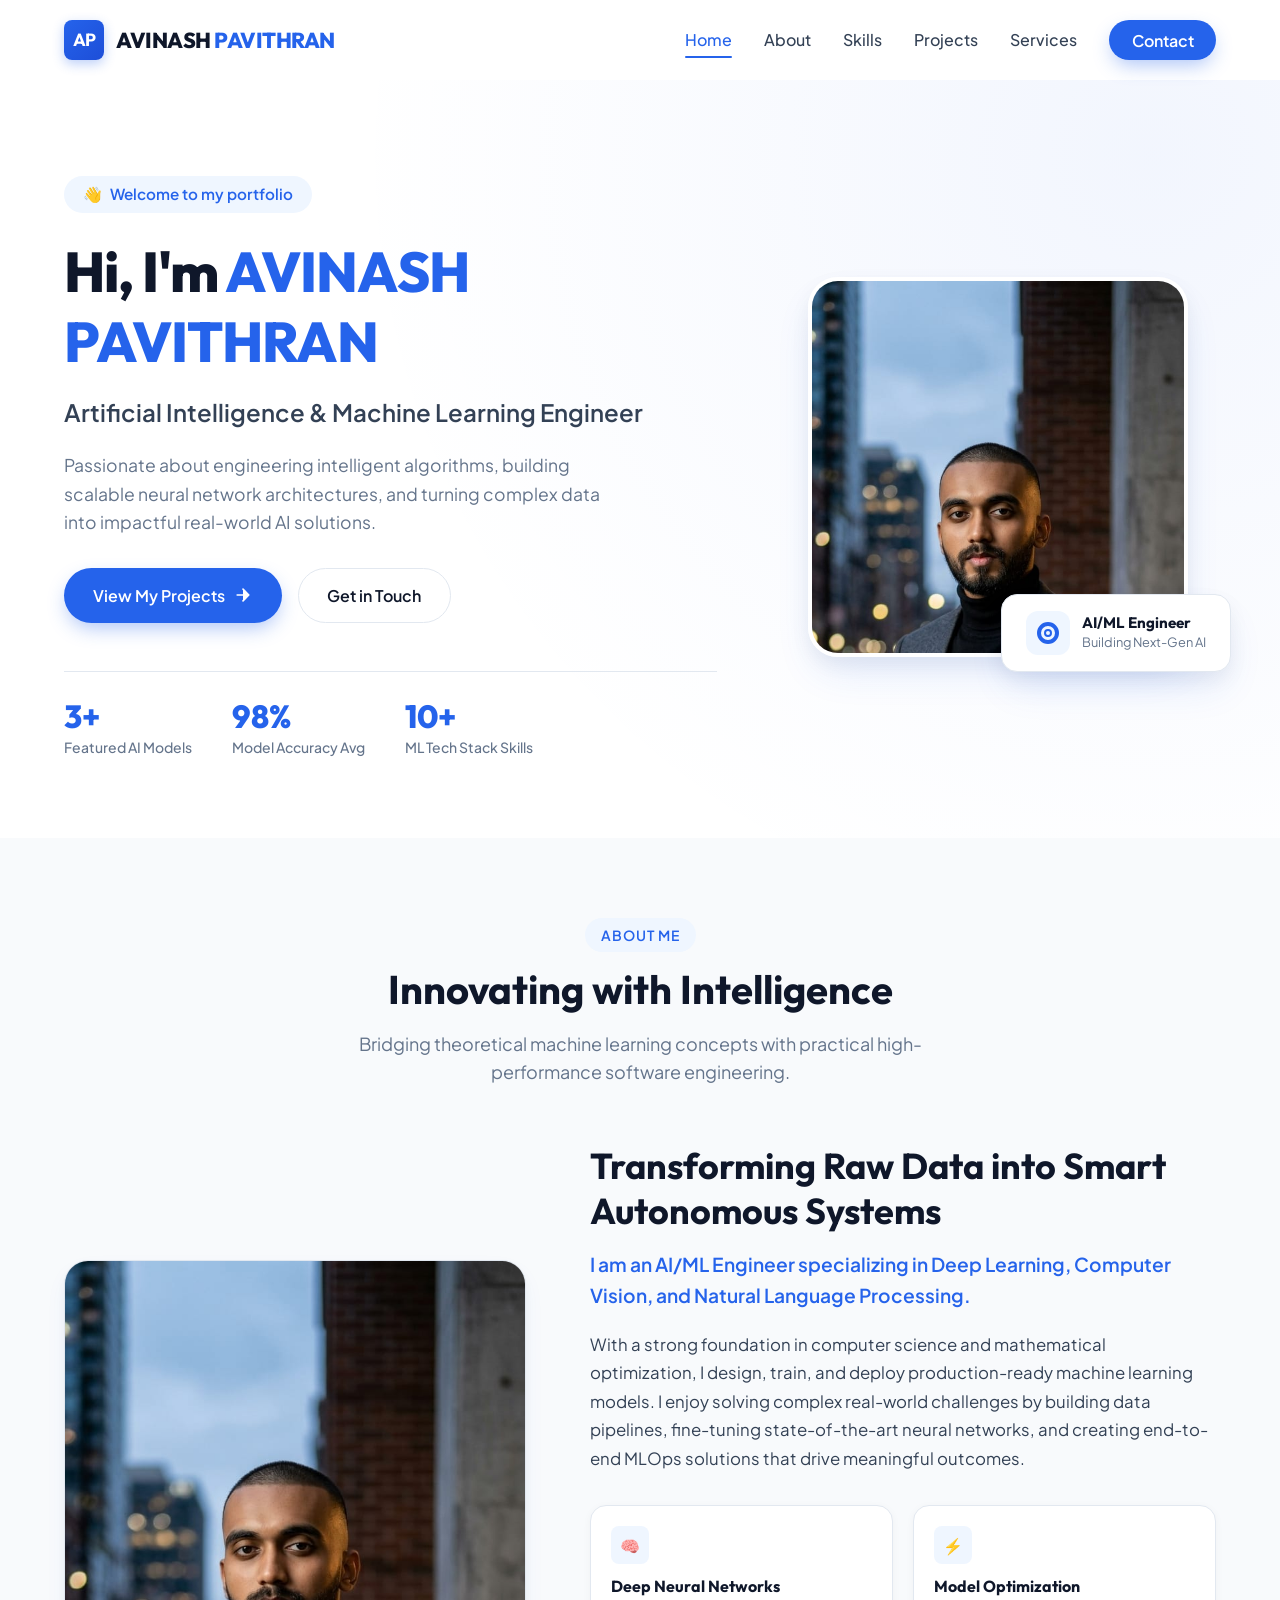
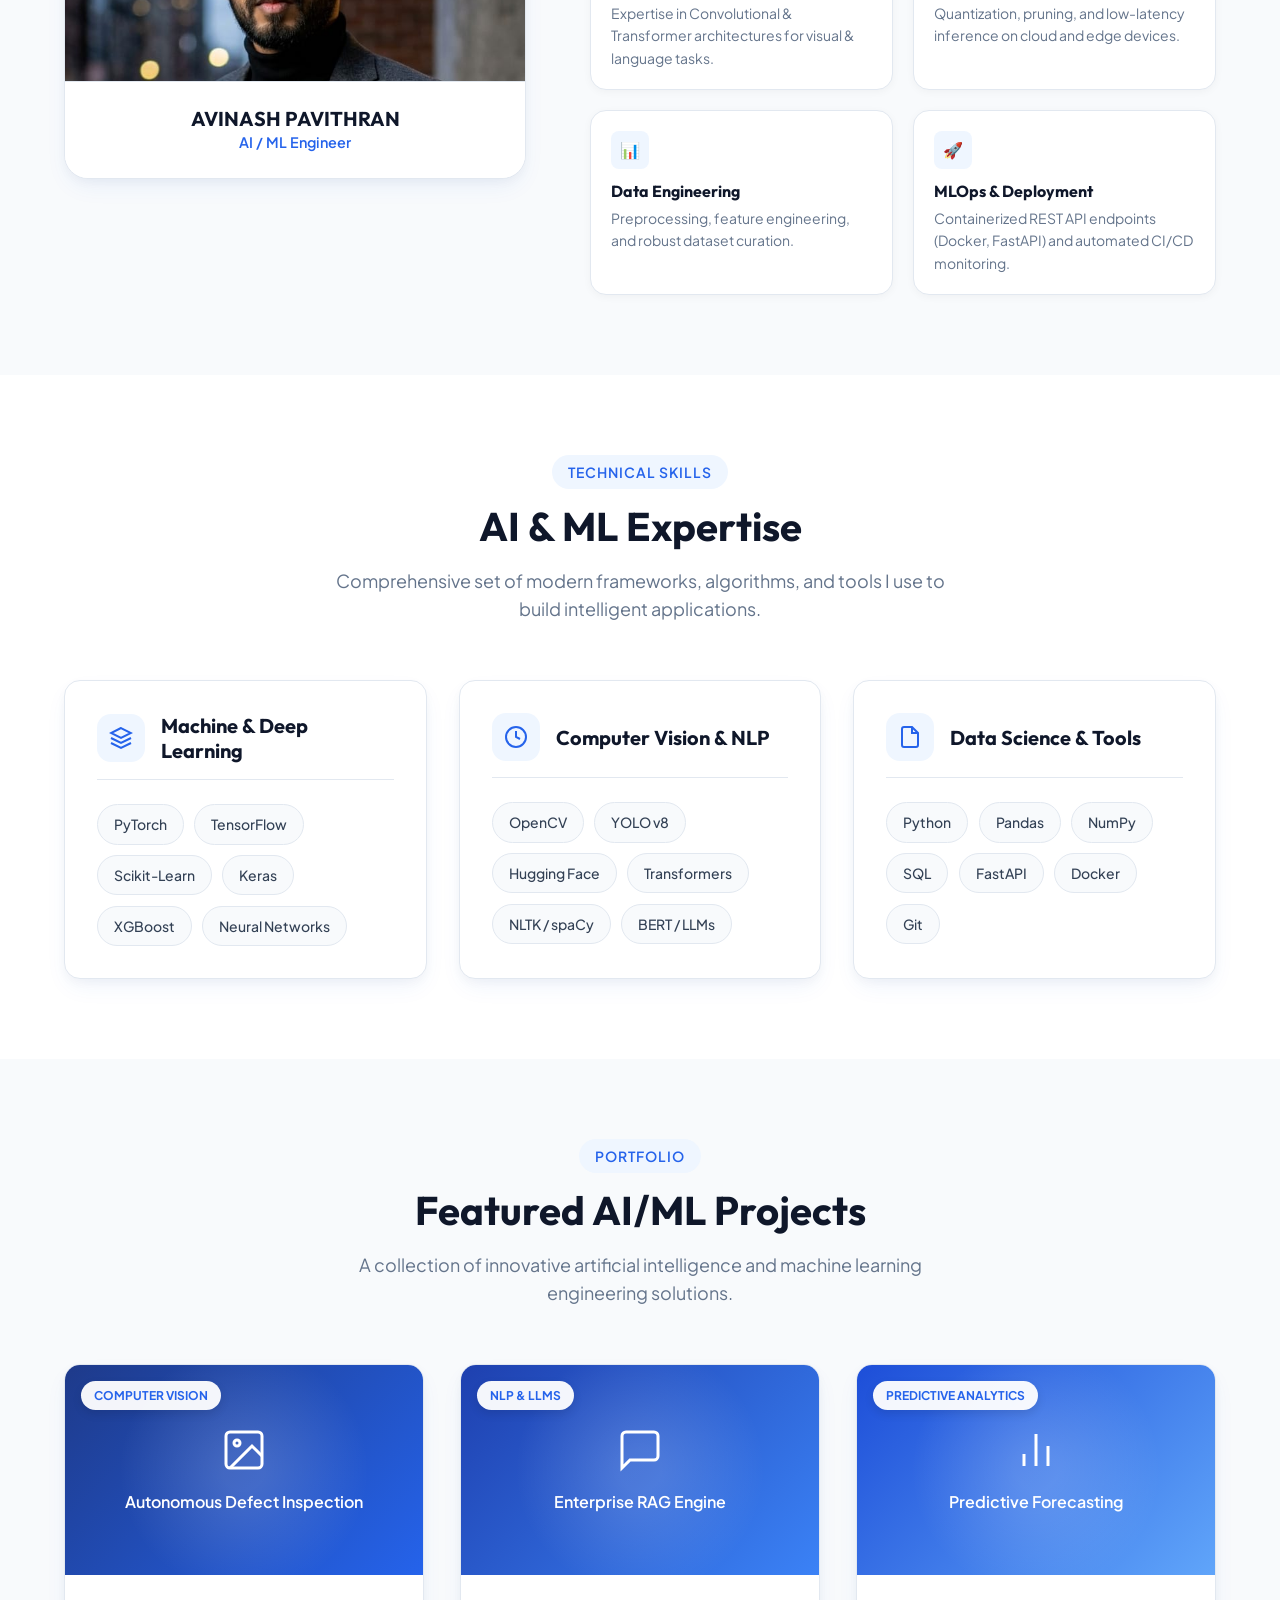
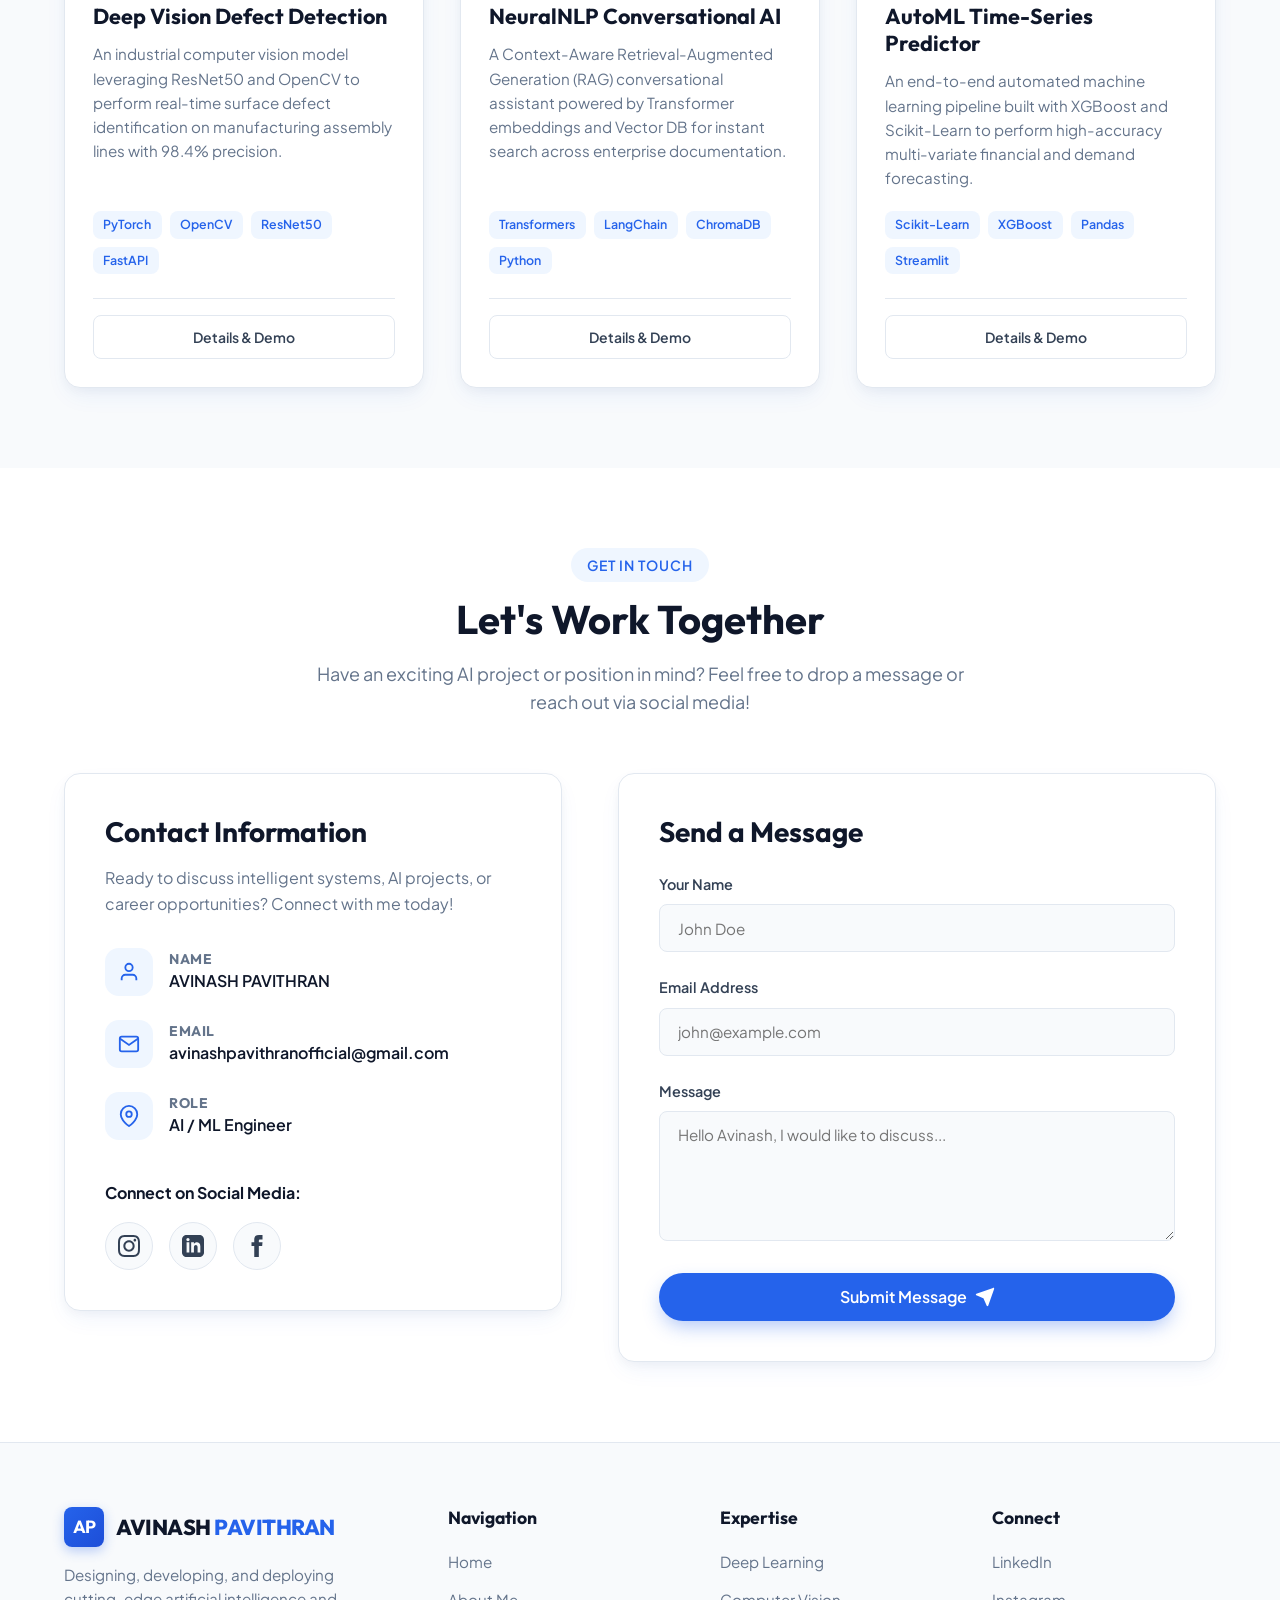
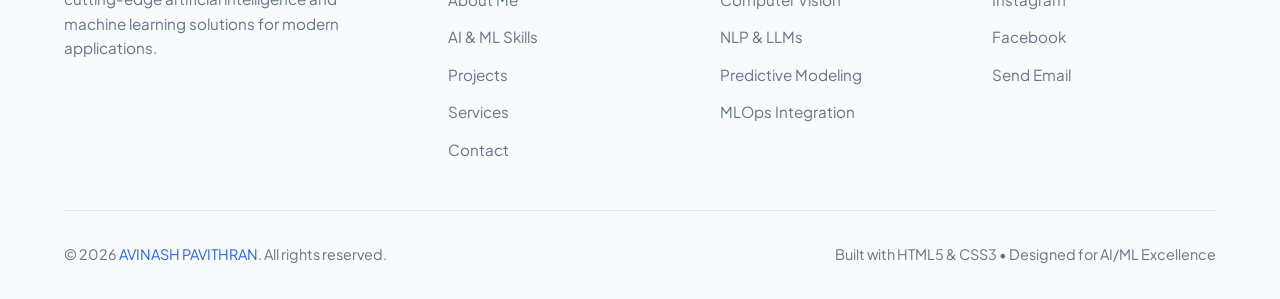
<file: index.html>
<!DOCTYPE html>
<html lang="en">
<head>
  <meta charset="UTF-8">
  <meta name="viewport" content="width=device-width, initial-scale=1.0">
  <meta name="description" content="Portfolio of AVINASH PAVITHRAN - AI/ML Engineer specializing in Deep Learning, Computer Vision, Natural Language Processing, and MLOps.">
  <title>AVINASH PAVITHRAN | AI & ML Engineer</title>
  <link rel="stylesheet" href="css/styles.css">
</head>
<body>

  <!-- ================= HEADER & NAVBAR ================= -->
  <header class="header">
    <div class="container">
      <nav class="navbar" aria-label="Main Navigation">
        <a href="index.html" class="logo">
          <div class="logo-badge">AP</div>
          <div class="logo-text">AVINASH <span>PAVITHRAN</span></div>
        </a>

        <input type="checkbox" id="menu-toggle-cb">
        <label for="menu-toggle-cb" aria-label="Toggle navigation menu">
          <div class="mobile-toggle">
            <span></span>
            <span></span>
            <span></span>
          </div>
        </label>

        <ul class="nav-menu">
          <li><a href="index.html" class="nav-link active">Home</a></li>
          <li><a href="about.html" class="nav-link">About</a></li>
          <li><a href="skills.html" class="nav-link">Skills</a></li>
          <li><a href="projects.html" class="nav-link">Projects</a></li>
          <li><a href="services.html" class="nav-link">Services</a></li>
          <li><a href="contact.html" class="nav-link nav-cta">Contact</a></li>
        </ul>
      </nav>
    </div>
  </header>

  <main>
    <!-- ================= HERO SECTION (HOME) ================= -->
    <section class="hero" id="home">
      <div class="container">
        <div class="hero-grid">
          
          <div class="hero-content">
            <div class="hero-greeting">
              <span class="hero-greeting-icon">👋</span> Welcome to my portfolio
            </div>
            
            <h1 class="hero-title">
              Hi, I'm <span>AVINASH PAVITHRAN</span>
            </h1>
            
            <div class="hero-subtitle">
              Artificial Intelligence & Machine Learning Engineer
            </div>
            
            <p class="hero-description">
              Passionate about engineering intelligent algorithms, building scalable neural network architectures, and turning complex data into impactful real-world AI solutions.
            </p>

            <div class="hero-actions">
              <a href="projects.html" class="btn btn-primary">
                View My Projects
                <svg class="btn-icon" viewBox="0 0 24 24"><path d="M5 12h14M12 5l7 7-7 7" stroke="currentColor" stroke-width="2" stroke-linecap="round" stroke-linejoin="round"/></svg>
              </a>
              <a href="contact.html" class="btn btn-secondary">Get in Touch</a>
            </div>

            <div class="hero-stats">
              <div class="stat-item">
                <h3>3+</h3>
                <p>Featured AI Models</p>
              </div>
              <div class="stat-item">
                <h3>98%</h3>
                <p>Model Accuracy Avg</p>
              </div>
              <div class="stat-item">
                <h3>10+</h3>
                <p>ML Tech Stack Skills</p>
              </div>
            </div>
          </div>

          <div class="hero-image-wrapper">
            <div class="hero-photo-container">
              <img src="images/avinash1.jpeg" alt="AVINASH PAVITHRAN - AI/ML Engineer" class="hero-photo">
            </div>
            
            <div class="hero-badge-floating">
              <div class="badge-icon-box">
                <svg width="24" height="24" viewBox="0 0 24 24" fill="none" stroke="currentColor" stroke-width="2">
                  <path d="M12 2a10 10 0 1 0 10 10A10 10 0 0 0 12 2zm0 18a8 8 0 1 1 8-8 8 8 0 0 1-8 8z"/>
                  <circle cx="12" cy="12" r="3"/>
                </svg>
              </div>
              <div class="badge-text">
                <h4>AI/ML Engineer</h4>
                <p>Building Next-Gen AI</p>
              </div>
            </div>
          </div>

        </div>
      </div>
    </section>

    <!-- ================= ABOUT SECTION ================= -->
    <section class="section section-alt" id="about">
      <div class="container">
        <div class="section-title-wrapper">
          <span class="section-badge">About Me</span>
          <h2 class="section-title">Innovating with Intelligence</h2>
          <p class="section-subtitle">Bridging theoretical machine learning concepts with practical high-performance software engineering.</p>
        </div>

        <div class="about-grid">
          <div class="about-image-card">
            <img src="images/avinash1.jpeg" alt="Avinash Pavithran Portrait">
            <div class="about-card-info">
              <h3>AVINASH PAVITHRAN</h3>
              <p>AI / ML Engineer</p>
            </div>
          </div>

          <div class="about-content">
            <h2>Transforming Raw Data into Smart Autonomous Systems</h2>
            <div class="about-intro">
              I am an AI/ML Engineer specializing in Deep Learning, Computer Vision, and Natural Language Processing.
            </div>
            <p class="about-description">
              With a strong foundation in computer science and mathematical optimization, I design, train, and deploy production-ready machine learning models. I enjoy solving complex real-world challenges by building data pipelines, fine-tuning state-of-the-art neural networks, and creating end-to-end MLOps solutions that drive meaningful outcomes.
            </p>

            <div class="about-features">
              <div class="feature-box">
                <div class="feature-icon">🧠</div>
                <h4>Deep Neural Networks</h4>
                <p>Expertise in Convolutional & Transformer architectures for visual & language tasks.</p>
              </div>
              
              <div class="feature-box">
                <div class="feature-icon">⚡</div>
                <h4>Model Optimization</h4>
                <p>Quantization, pruning, and low-latency inference on cloud and edge devices.</p>
              </div>

              <div class="feature-box">
                <div class="feature-icon">📊</div>
                <h4>Data Engineering</h4>
                <p>Preprocessing, feature engineering, and robust dataset curation.</p>
              </div>

              <div class="feature-box">
                <div class="feature-icon">🚀</div>
                <h4>MLOps & Deployment</h4>
                <p>Containerized REST API endpoints (Docker, FastAPI) and automated CI/CD monitoring.</p>
              </div>
            </div>
          </div>
        </div>
      </div>
    </section>

    <!-- ================= SKILLS SECTION ================= -->
    <section class="section" id="skills">
      <div class="container">
        <div class="section-title-wrapper">
          <span class="section-badge">Technical Skills</span>
          <h2 class="section-title">AI & ML Expertise</h2>
          <p class="section-subtitle">Comprehensive set of modern frameworks, algorithms, and tools I use to build intelligent applications.</p>
        </div>

        <div class="skills-grid">
          
          <!-- Category 1 -->
          <div class="skill-category-card">
            <div class="skill-card-header">
              <div class="skill-card-icon">
                <svg width="24" height="24" viewBox="0 0 24 24" fill="none" stroke="currentColor" stroke-width="2"><path d="M12 2L2 7l10 5 10-5-10-5zM2 17l10 5 10-5M2 12l10 5 10-5"/></svg>
              </div>
              <h3>Machine & Deep Learning</h3>
            </div>
            <div class="skill-tags-wrapper">
              <span class="skill-tag">PyTorch</span>
              <span class="skill-tag">TensorFlow</span>
              <span class="skill-tag">Scikit-Learn</span>
              <span class="skill-tag">Keras</span>
              <span class="skill-tag">XGBoost</span>
              <span class="skill-tag">Neural Networks</span>
            </div>
          </div>

          <!-- Category 2 -->
          <div class="skill-category-card">
            <div class="skill-card-header">
              <div class="skill-card-icon">
                <svg width="24" height="24" viewBox="0 0 24 24" fill="none" stroke="currentColor" stroke-width="2"><circle cx="12" cy="12" r="10"/><path d="M12 6v6l4 2"/></svg>
              </div>
              <h3>Computer Vision & NLP</h3>
            </div>
            <div class="skill-tags-wrapper">
              <span class="skill-tag">OpenCV</span>
              <span class="skill-tag">YOLO v8</span>
              <span class="skill-tag">Hugging Face</span>
              <span class="skill-tag">Transformers</span>
              <span class="skill-tag">NLTK / spaCy</span>
              <span class="skill-tag">BERT / LLMs</span>
            </div>
          </div>

          <!-- Category 3 -->
          <div class="skill-category-card">
            <div class="skill-card-header">
              <div class="skill-card-icon">
                <svg width="24" height="24" viewBox="0 0 24 24" fill="none" stroke="currentColor" stroke-width="2"><path d="M14 2H6a2 2 0 0 0-2 2v16a2 2 0 0 0 2 2h12a2 2 0 0 0 2-2V8z"/><polyline points="14 2 14 8 20 8"/></svg>
              </div>
              <h3>Data Science & Tools</h3>
            </div>
            <div class="skill-tags-wrapper">
              <span class="skill-tag">Python</span>
              <span class="skill-tag">Pandas</span>
              <span class="skill-tag">NumPy</span>
              <span class="skill-tag">SQL</span>
              <span class="skill-tag">FastAPI</span>
              <span class="skill-tag">Docker</span>
              <span class="skill-tag">Git</span>
            </div>
          </div>

        </div>
      </div>
    </section>

    <!-- ================= PROJECTS SECTION ================= -->
    <section class="section section-alt" id="projects">
      <div class="container">
        <div class="section-title-wrapper">
          <span class="section-badge">Portfolio</span>
          <h2 class="section-title">Featured AI/ML Projects</h2>
          <p class="section-subtitle">A collection of innovative artificial intelligence and machine learning engineering solutions.</p>
        </div>

        <div class="projects-grid">

          <!-- Project Card 1 -->
          <article class="project-card">
            <div class="project-image-box">
              <span class="project-badge-type">Computer Vision</span>
              <div class="project-img-placeholder">
                <div>
                  <svg width="48" height="48" viewBox="0 0 24 24" fill="none" stroke="currentColor" stroke-width="1.5"><rect x="3" y="3" width="18" height="18" rx="2" ry="2"/><circle cx="8.5" cy="8.5" r="1.5"/><polyline points="21 15 16 10 5 21"/></svg>
                  <p style="font-weight: 600; margin-top: 0.5rem;">Autonomous Defect Inspection</p>
                </div>
              </div>
            </div>
            <div class="project-body">
              <h3 class="project-title">Deep Vision Defect Detection</h3>
              <p class="project-description">
                An industrial computer vision model leveraging ResNet50 and OpenCV to perform real-time surface defect identification on manufacturing assembly lines with 98.4% precision.
              </p>
              <div class="project-tech-tags">
                <span class="tech-pill">PyTorch</span>
                <span class="tech-pill">OpenCV</span>
                <span class="tech-pill">ResNet50</span>
                <span class="tech-pill">FastAPI</span>
              </div>
              <div class="project-links">
                <a href="projects.html" class="project-link-btn">Details & Demo</a>
              </div>
            </div>
          </article>

          <!-- Project Card 2 -->
          <article class="project-card">
            <div class="project-image-box">
              <span class="project-badge-type">NLP & LLMs</span>
              <div class="project-img-placeholder" style="background: linear-gradient(135deg, #1e40af, #3b82f6);">
                <div>
                  <svg width="48" height="48" viewBox="0 0 24 24" fill="none" stroke="currentColor" stroke-width="1.5"><path d="M21 15a2 2 0 0 1-2 2H7l-4 4V5a2 2 0 0 1 2-2h14a2 2 0 0 1 2 2z"/></svg>
                  <p style="font-weight: 600; margin-top: 0.5rem;">Enterprise RAG Engine</p>
                </div>
              </div>
            </div>
            <div class="project-body">
              <h3 class="project-title">NeuralNLP Conversational AI</h3>
              <p class="project-description">
                A Context-Aware Retrieval-Augmented Generation (RAG) conversational assistant powered by Transformer embeddings and Vector DB for instant search across enterprise documentation.
              </p>
              <div class="project-tech-tags">
                <span class="tech-pill">Transformers</span>
                <span class="tech-pill">LangChain</span>
                <span class="tech-pill">ChromaDB</span>
                <span class="tech-pill">Python</span>
              </div>
              <div class="project-links">
                <a href="projects.html" class="project-link-btn">Details & Demo</a>
              </div>
            </div>
          </article>

          <!-- Project Card 3 -->
          <article class="project-card">
            <div class="project-image-box">
              <span class="project-badge-type">Predictive Analytics</span>
              <div class="project-img-placeholder" style="background: linear-gradient(135deg, #1d4ed8, #60a5fa);">
                <div>
                  <svg width="48" height="48" viewBox="0 0 24 24" fill="none" stroke="currentColor" stroke-width="1.5"><line x1="18" y1="20" x2="18" y2="10"/><line x1="12" y1="20" x2="12" y2="4"/><line x1="6" y1="20" x2="6" y2="14"/></svg>
                  <p style="font-weight: 600; margin-top: 0.5rem;">Predictive Forecasting</p>
                </div>
              </div>
            </div>
            <div class="project-body">
              <h3 class="project-title">AutoML Time-Series Predictor</h3>
              <p class="project-description">
                An end-to-end automated machine learning pipeline built with XGBoost and Scikit-Learn to perform high-accuracy multi-variate financial and demand forecasting.
              </p>
              <div class="project-tech-tags">
                <span class="tech-pill">Scikit-Learn</span>
                <span class="tech-pill">XGBoost</span>
                <span class="tech-pill">Pandas</span>
                <span class="tech-pill">Streamlit</span>
              </div>
              <div class="project-links">
                <a href="projects.html" class="project-link-btn">Details & Demo</a>
              </div>
            </div>
          </article>

        </div>
      </div>
    </section>

    <!-- ================= CONTACT SECTION ================= -->
    <section class="section" id="contact">
      <div class="container">
        <div class="section-title-wrapper">
          <span class="section-badge">Get In Touch</span>
          <h2 class="section-title">Let's Work Together</h2>
          <p class="section-subtitle">Have an exciting AI project or position in mind? Feel free to drop a message or reach out via social media!</p>
        </div>

        <div class="contact-grid">
          
          <!-- Contact Info & Socials -->
          <div class="contact-info-card">
            <h3>Contact Information</h3>
            <p>Ready to discuss intelligent systems, AI projects, or career opportunities? Connect with me today!</p>

            <div class="contact-item-list">
              <div class="contact-item">
                <div class="contact-icon-box">
                  <svg width="22" height="22" viewBox="0 0 24 24" fill="none" stroke="currentColor" stroke-width="2"><path d="M20 21v-2a4 4 0 0 0-4-4H8a4 4 0 0 0-4 4v2"/><circle cx="12" cy="7" r="4"/></svg>
                </div>
                <div class="contact-details">
                  <h4>Name</h4>
                  <p>AVINASH PAVITHRAN</p>
                </div>
              </div>

              <div class="contact-item">
                <div class="contact-icon-box">
                  <svg width="22" height="22" viewBox="0 0 24 24" fill="none" stroke="currentColor" stroke-width="2"><path d="M4 4h16c1.1 0 2 .9 2 2v12c0 1.1-.9 2-2 2H4c-1.1 0-2-.9-2-2V6c0-1.1.9-2 2-2z"/><polyline points="22,6 12,13 2,6"/></svg>
                </div>
                <div class="contact-details">
                  <h4>Email</h4>
                  <a href="mailto:avinashpavithranofficial@gmail.com">avinashpavithranofficial@gmail.com</a>
                </div>
              </div>

              <div class="contact-item">
                <div class="contact-icon-box">
                  <svg width="22" height="22" viewBox="0 0 24 24" fill="none" stroke="currentColor" stroke-width="2"><path d="M21 10c0 7-9 13-9 13s-9-6-9-13a9 9 0 0 1 18 0z"/><circle cx="12" cy="10" r="3"/></svg>
                </div>
                <div class="contact-details">
                  <h4>Role</h4>
                  <p>AI / ML Engineer</p>
                </div>
              </div>
            </div>

            <!-- Social Media Logos -->
            <div class="social-section-title">Connect on Social Media:</div>
            <div class="social-links">
              <!-- Instagram -->
              <a href="https://www.instagram.com/avinashpavithran?igsh=MXVvcWh1ZXNhcXJsbg==" target="_blank" rel="noopener noreferrer" class="social-btn instagram" aria-label="Instagram Profile">
                <svg viewBox="0 0 24 24">
                  <path d="M12 2.163c3.204 0 3.584.012 4.85.07 3.252.148 4.771 1.691 4.919 4.919.058 1.265.069 1.645.069 4.849 0 3.205-.012 3.584-.069 4.849-.149 3.225-1.664 4.771-4.919 4.919-1.266.058-1.644.07-4.85.07-3.204 0-3.584-.012-4.849-.07-3.26-.149-4.771-1.699-4.919-4.92-.058-1.265-.07-1.644-.07-4.849 0-3.204.013-3.583.07-4.849.149-3.227 1.664-4.771 4.919-4.919 1.266-.057 1.645-.069 4.849-.069zm0-2.163c-3.259 0-3.667.014-4.947.072-4.358.2-6.78 2.618-6.98 6.98-.059 1.281-.073 1.689-.073 4.948 0 3.259.014 3.668.072 4.948.2 4.358 2.618 6.78 6.98 6.98 1.281.058 1.689.072 4.948.072 3.259 0 3.668-.014 4.948-.072 4.354-.2 6.782-2.618 6.979-6.98.059-1.28.073-1.689.073-4.948 0-3.259-.014-3.667-.072-4.947-.196-4.354-2.617-6.78-6.979-6.98-1.281-.059-1.69-.073-4.949-.073zm0 5.838c-3.403 0-6.162 2.759-6.162 6.162s2.759 6.163 6.162 6.163 6.162-2.759 6.162-6.163c0-3.403-2.759-6.162-6.162-6.162zm0 10.162c-2.209 0-4-1.79-4-4 0-2.209 1.791-4 4-4s4 1.791 4 4c0 2.21-1.791 4-4 4zm6.406-11.845c-.796 0-1.441.645-1.441 1.44s.645 1.44 1.441 1.44c.795 0 1.439-.645 1.439-1.44s-.644-1.44-1.439-1.44z"/>
                </svg>
              </a>

              <!-- LinkedIn -->
              <a href="https://www.linkedin.com/in/avinash-pavithran-248a51427?utm_source=share_via&utm_content=profile&utm_medium=member_android" target="_blank" rel="noopener noreferrer" class="social-btn linkedin" aria-label="LinkedIn Profile">
                <svg viewBox="0 0 24 24">
                  <path d="M19 0h-14c-2.761 0-5 2.239-5 5v14c0 2.761 2.239 5 5 5h14c2.762 0 5-2.239 5-5v-14c0-2.761-2.238-5-5-5zm-11 19h-3v-11h3v11zm-1.5-12.268c-.966 0-1.75-.79-1.75-1.764s.784-1.764 1.75-1.764 1.75.79 1.75 1.764-.783 1.764-1.75 1.764zm13.5 12.268h-3v-5.604c0-3.368-4-3.113-4 0v5.604h-3v-11h3v1.765c1.396-2.586 7-2.777 7 2.476v6.759z"/>
                </svg>
              </a>

              <!-- Facebook -->
              <a href="https://www.facebook.com/share/1986KY3Vfe/" target="_blank" rel="noopener noreferrer" class="social-btn facebook" aria-label="Facebook Profile">
                <svg viewBox="0 0 24 24">
                  <path d="M9 8H6v4h3v12h5V12h3.642L18 8h-4V6.333C14 5.374 14.5 5 15.5 5H18V0h-3.808C10.592 0 9 1.583 9 4.615V8z"/>
                </svg>
              </a>
            </div>
          </div>

          <!-- Contact Form -->
          <div class="contact-form-card">
            <h3>Send a Message</h3>
            <form action="#" method="POST" onsubmit="event.preventDefault(); alert('Thank you for reaching out, Avinash will get back to you soon!');">
              
              <div class="form-group">
                <label for="name" class="form-label">Your Name</label>
                <input type="text" id="name" name="name" class="form-control" placeholder="John Doe" required>
              </div>

              <div class="form-group">
                <label for="email" class="form-label">Email Address</label>
                <input type="email" id="email" name="email" class="form-control" placeholder="john@example.com" required>
              </div>

              <div class="form-group">
                <label for="message" class="form-label">Message</label>
                <textarea id="message" name="message" class="form-control" placeholder="Hello Avinash, I would like to discuss..." required></textarea>
              </div>

              <button type="submit" class="btn btn-primary form-submit-btn">
                Submit Message
                <svg class="btn-icon" viewBox="0 0 24 24"><path d="M22 2L11 13M22 2l-7 20-4-9-9-4 20-7z" stroke="currentColor" stroke-width="2" stroke-linecap="round" stroke-linejoin="round"/></svg>
              </button>

            </form>
          </div>

        </div>
      </div>
    </section>
  </main>

  <!-- ================= FOOTER ================= -->
  <footer class="footer">
    <div class="container">
      <div class="footer-grid">
        
        <div class="footer-brand">
          <a href="index.html" class="logo">
            <div class="logo-badge">AP</div>
            <div class="logo-text">AVINASH <span>PAVITHRAN</span></div>
          </a>
          <p>Designing, developing, and deploying cutting-edge artificial intelligence and machine learning solutions for modern applications.</p>
        </div>

        <div class="footer-col">
          <h4>Navigation</h4>
          <ul class="footer-links">
            <li><a href="index.html">Home</a></li>
            <li><a href="about.html">About Me</a></li>
            <li><a href="skills.html">AI & ML Skills</a></li>
            <li><a href="projects.html">Projects</a></li>
            <li><a href="services.html">Services</a></li>
            <li><a href="contact.html">Contact</a></li>
          </ul>
        </div>

        <div class="footer-col">
          <h4>Expertise</h4>
          <ul class="footer-links">
            <li><a href="skills.html">Deep Learning</a></li>
            <li><a href="skills.html">Computer Vision</a></li>
            <li><a href="skills.html">NLP & LLMs</a></li>
            <li><a href="skills.html">Predictive Modeling</a></li>
            <li><a href="skills.html">MLOps Integration</a></li>
          </ul>
        </div>

        <div class="footer-col">
          <h4>Connect</h4>
          <ul class="footer-links">
            <li><a href="https://www.linkedin.com/in/avinash-pavithran-248a51427?utm_source=share_via&utm_content=profile&utm_medium=member_android" target="_blank" rel="noopener">LinkedIn</a></li>
            <li><a href="https://www.instagram.com/avinashpavithran?igsh=MXVvcWh1ZXNhcXJsbg==" target="_blank" rel="noopener">Instagram</a></li>
            <li><a href="https://www.facebook.com/share/1986KY3Vfe/" target="_blank" rel="noopener">Facebook</a></li>
            <li><a href="contact.html">Send Email</a></li>
          </ul>
        </div>

      </div>

      <div class="footer-bottom">
        <p>&copy; 2026 <span>AVINASH PAVITHRAN</span>. All rights reserved.</p>
        <p>Built with HTML5 &amp; CSS3 • Designed for AI/ML Excellence</p>
      </div>
    </div>
  </footer>

</body>
</html>
</file>
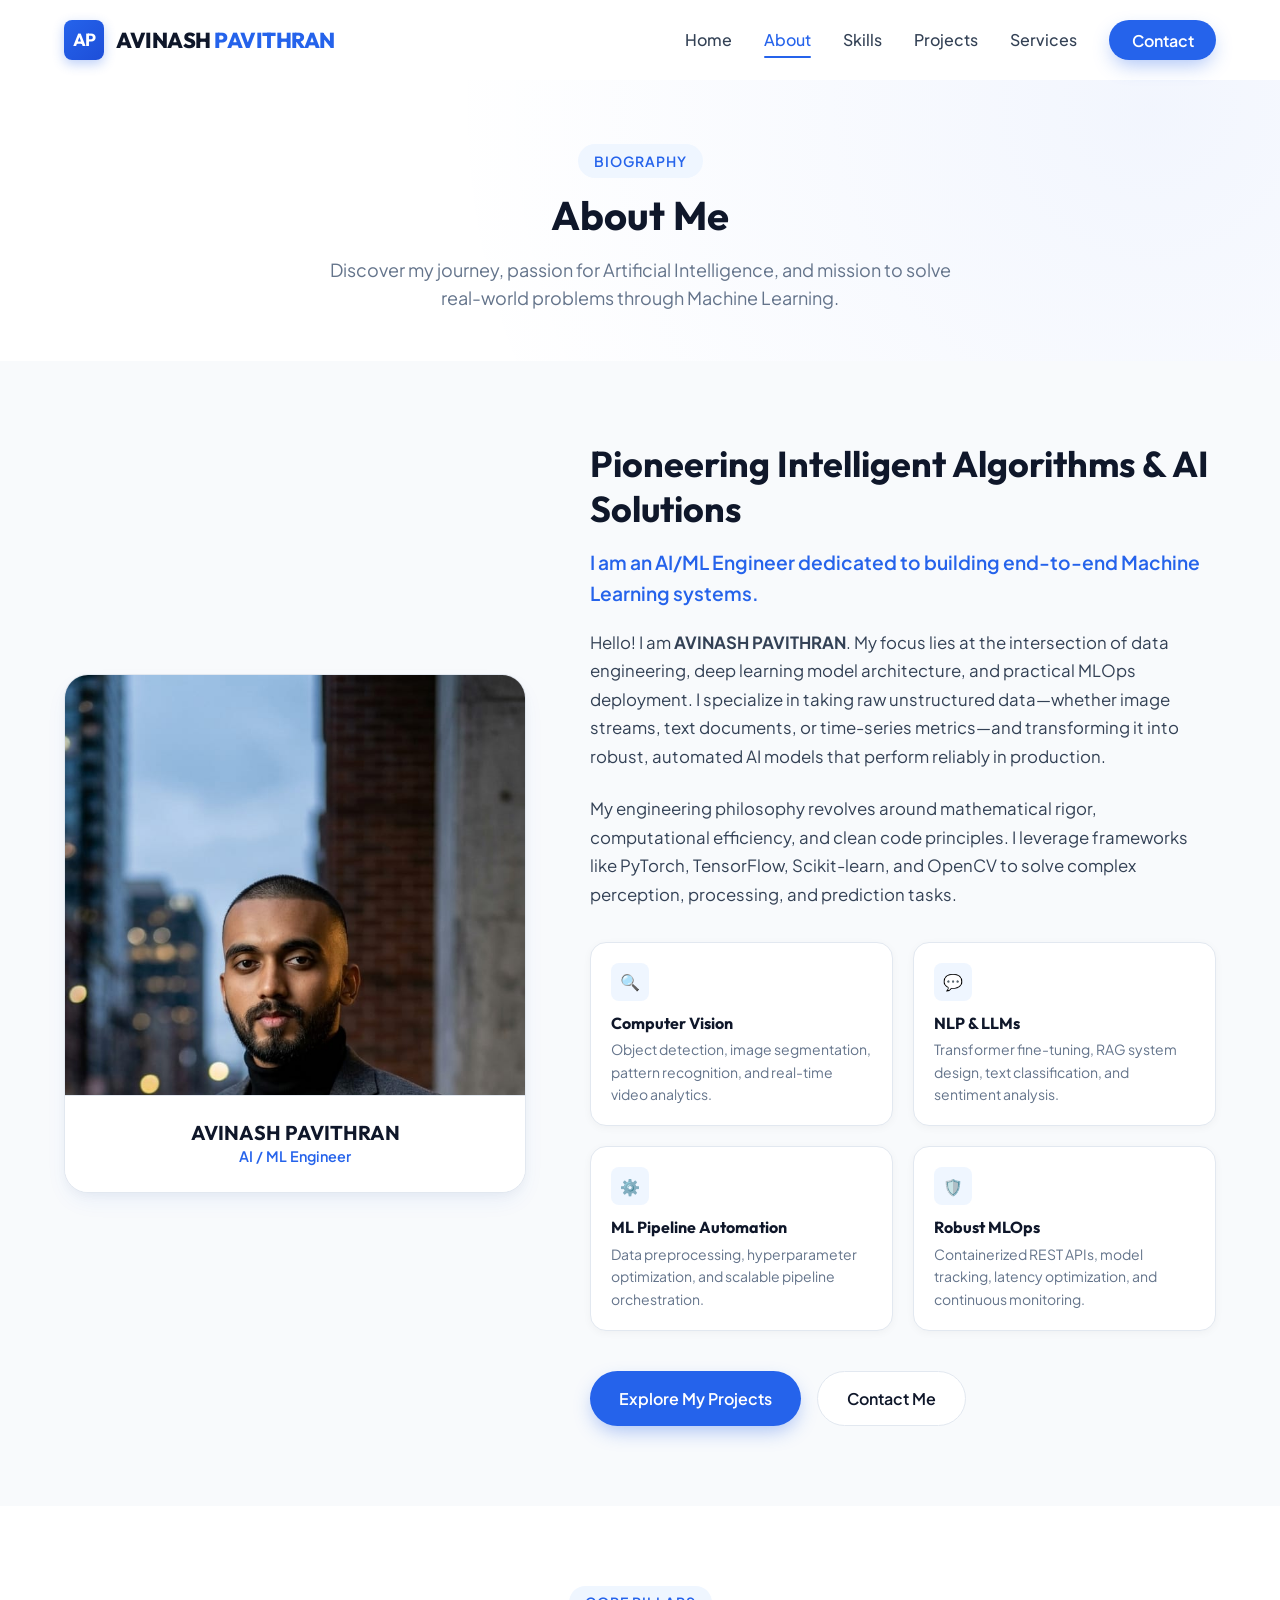
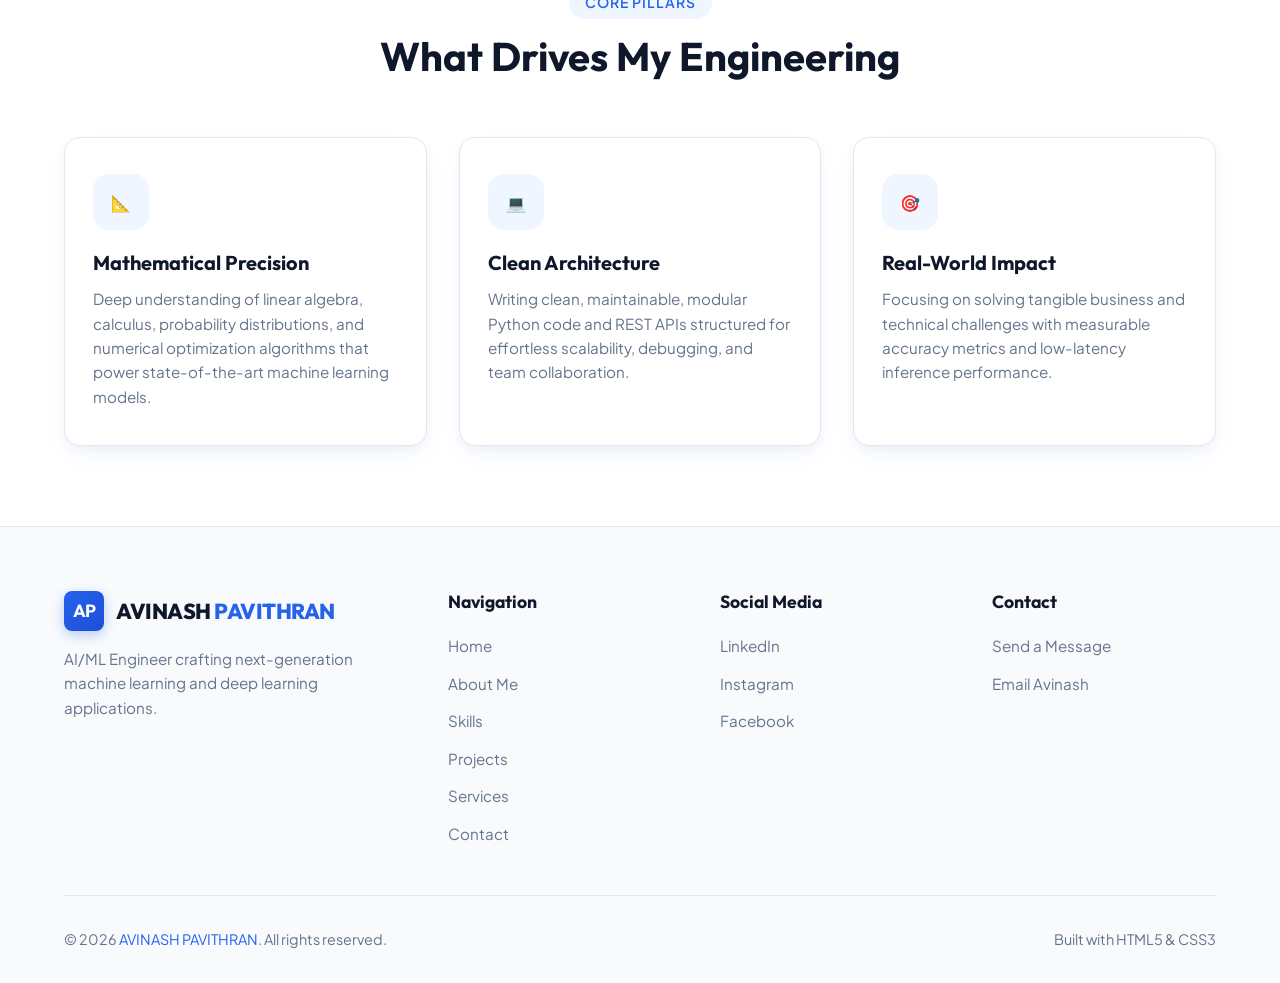
<file: about.html>
<!DOCTYPE html>
<html lang="en">
<head>
  <meta charset="UTF-8">
  <meta name="viewport" content="width=device-width, initial-scale=1.0">
  <meta name="description" content="About AVINASH PAVITHRAN - AI/ML Engineer background, experience, deep learning expertise, and engineering philosophy.">
  <title>About Me | AVINASH PAVITHRAN - AI/ML Engineer</title>
  <link rel="stylesheet" href="css/styles.css">
</head>
<body>

  <!-- ================= HEADER & NAVBAR ================= -->
  <header class="header">
    <div class="container">
      <nav class="navbar" aria-label="Main Navigation">
        <a href="index.html" class="logo">
          <div class="logo-badge">AP</div>
          <div class="logo-text">AVINASH <span>PAVITHRAN</span></div>
        </a>

        <input type="checkbox" id="menu-toggle-cb">
        <label for="menu-toggle-cb" aria-label="Toggle navigation menu">
          <div class="mobile-toggle">
            <span></span>
            <span></span>
            <span></span>
          </div>
        </label>

        <ul class="nav-menu">
          <li><a href="index.html" class="nav-link">Home</a></li>
          <li><a href="about.html" class="nav-link active">About</a></li>
          <li><a href="skills.html" class="nav-link">Skills</a></li>
          <li><a href="projects.html" class="nav-link">Projects</a></li>
          <li><a href="services.html" class="nav-link">Services</a></li>
          <li><a href="contact.html" class="nav-link nav-cta">Contact</a></li>
        </ul>
      </nav>
    </div>
  </header>

  <main>
    <!-- Page Header Hero -->
    <section class="hero" style="padding: 4rem 0 3rem;">
      <div class="container">
        <div class="section-title-wrapper" style="margin-bottom: 0;">
          <span class="section-badge">Biography</span>
          <h1 class="section-title">About Me</h1>
          <p class="section-subtitle">Discover my journey, passion for Artificial Intelligence, and mission to solve real-world problems through Machine Learning.</p>
        </div>
      </div>
    </section>

    <!-- Detailed About Section -->
    <section class="section section-alt">
      <div class="container">
        <div class="about-grid">
          
          <div class="about-image-card">
            <img src="images/avinash1.jpeg" alt="AVINASH PAVITHRAN Photo">
            <div class="about-card-info">
              <h3>AVINASH PAVITHRAN</h3>
              <p>AI / ML Engineer</p>
            </div>
          </div>

          <div class="about-content">
            <h2>Pioneering Intelligent Algorithms & AI Solutions</h2>
            <div class="about-intro">
              I am an AI/ML Engineer dedicated to building end-to-end Machine Learning systems.
            </div>
            
            <p class="about-description">
              Hello! I am <strong>AVINASH PAVITHRAN</strong>. My focus lies at the intersection of data engineering, deep learning model architecture, and practical MLOps deployment. I specialize in taking raw unstructured data—whether image streams, text documents, or time-series metrics—and transforming it into robust, automated AI models that perform reliably in production.
            </p>

            <p class="about-description">
              My engineering philosophy revolves around mathematical rigor, computational efficiency, and clean code principles. I leverage frameworks like PyTorch, TensorFlow, Scikit-learn, and OpenCV to solve complex perception, processing, and prediction tasks.
            </p>

            <div class="about-features">
              <div class="feature-box">
                <div class="feature-icon">🔍</div>
                <h4>Computer Vision</h4>
                <p>Object detection, image segmentation, pattern recognition, and real-time video analytics.</p>
              </div>

              <div class="feature-box">
                <div class="feature-icon">💬</div>
                <h4>NLP & LLMs</h4>
                <p>Transformer fine-tuning, RAG system design, text classification, and sentiment analysis.</p>
              </div>

              <div class="feature-box">
                <div class="feature-icon">⚙️</div>
                <h4>ML Pipeline Automation</h4>
                <p>Data preprocessing, hyperparameter optimization, and scalable pipeline orchestration.</p>
              </div>

              <div class="feature-box">
                <div class="feature-icon">🛡️</div>
                <h4>Robust MLOps</h4>
                <p>Containerized REST APIs, model tracking, latency optimization, and continuous monitoring.</p>
              </div>
            </div>

            <div style="margin-top: 2.5rem; display: flex; gap: 1rem;">
              <a href="projects.html" class="btn btn-primary">Explore My Projects</a>
              <a href="contact.html" class="btn btn-secondary">Contact Me</a>
            </div>

          </div>

        </div>
      </div>
    </section>

    <!-- Additional Mission Section -->
    <section class="section">
      <div class="container">
        <div class="section-title-wrapper">
          <span class="section-badge">Core Pillars</span>
          <h2 class="section-title">What Drives My Engineering</h2>
        </div>

        <div class="services-grid">
          <div class="service-card">
            <div class="service-icon">📐</div>
            <h3>Mathematical Precision</h3>
            <p>Deep understanding of linear algebra, calculus, probability distributions, and numerical optimization algorithms that power state-of-the-art machine learning models.</p>
          </div>

          <div class="service-card">
            <div class="service-icon">💻</div>
            <h3>Clean Architecture</h3>
            <p>Writing clean, maintainable, modular Python code and REST APIs structured for effortless scalability, debugging, and team collaboration.</p>
          </div>

          <div class="service-card">
            <div class="service-icon">🎯</div>
            <h3>Real-World Impact</h3>
            <p>Focusing on solving tangible business and technical challenges with measurable accuracy metrics and low-latency inference performance.</p>
          </div>
        </div>
      </div>
    </section>
  </main>

  <!-- ================= FOOTER ================= -->
  <footer class="footer">
    <div class="container">
      <div class="footer-grid">
        <div class="footer-brand">
          <a href="index.html" class="logo">
            <div class="logo-badge">AP</div>
            <div class="logo-text">AVINASH <span>PAVITHRAN</span></div>
          </a>
          <p>AI/ML Engineer crafting next-generation machine learning and deep learning applications.</p>
        </div>

        <div class="footer-col">
          <h4>Navigation</h4>
          <ul class="footer-links">
            <li><a href="index.html">Home</a></li>
            <li><a href="about.html">About Me</a></li>
            <li><a href="skills.html">Skills</a></li>
            <li><a href="projects.html">Projects</a></li>
            <li><a href="services.html">Services</a></li>
            <li><a href="contact.html">Contact</a></li>
          </ul>
        </div>

        <div class="footer-col">
          <h4>Social Media</h4>
          <ul class="footer-links">
            <li><a href="https://www.linkedin.com/in/avinash-pavithran-248a51427?utm_source=share_via&utm_content=profile&utm_medium=member_android" target="_blank" rel="noopener">LinkedIn</a></li>
            <li><a href="https://www.instagram.com/avinashpavithran?igsh=MXVvcWh1ZXNhcXJsbg==" target="_blank" rel="noopener">Instagram</a></li>
            <li><a href="https://www.facebook.com/share/1986KY3Vfe/" target="_blank" rel="noopener">Facebook</a></li>
          </ul>
        </div>

        <div class="footer-col">
          <h4>Contact</h4>
          <ul class="footer-links">
            <li><a href="contact.html">Send a Message</a></li>
            <li><a href="mailto:avinashpavithranofficial@gmail.com">Email Avinash</a></li>
          </ul>
        </div>
      </div>

      <div class="footer-bottom">
        <p>&copy; 2026 <span>AVINASH PAVITHRAN</span>. All rights reserved.</p>
        <p>Built with HTML5 &amp; CSS3</p>
      </div>
    </div>
  </footer>

</body>
</html>
</file>
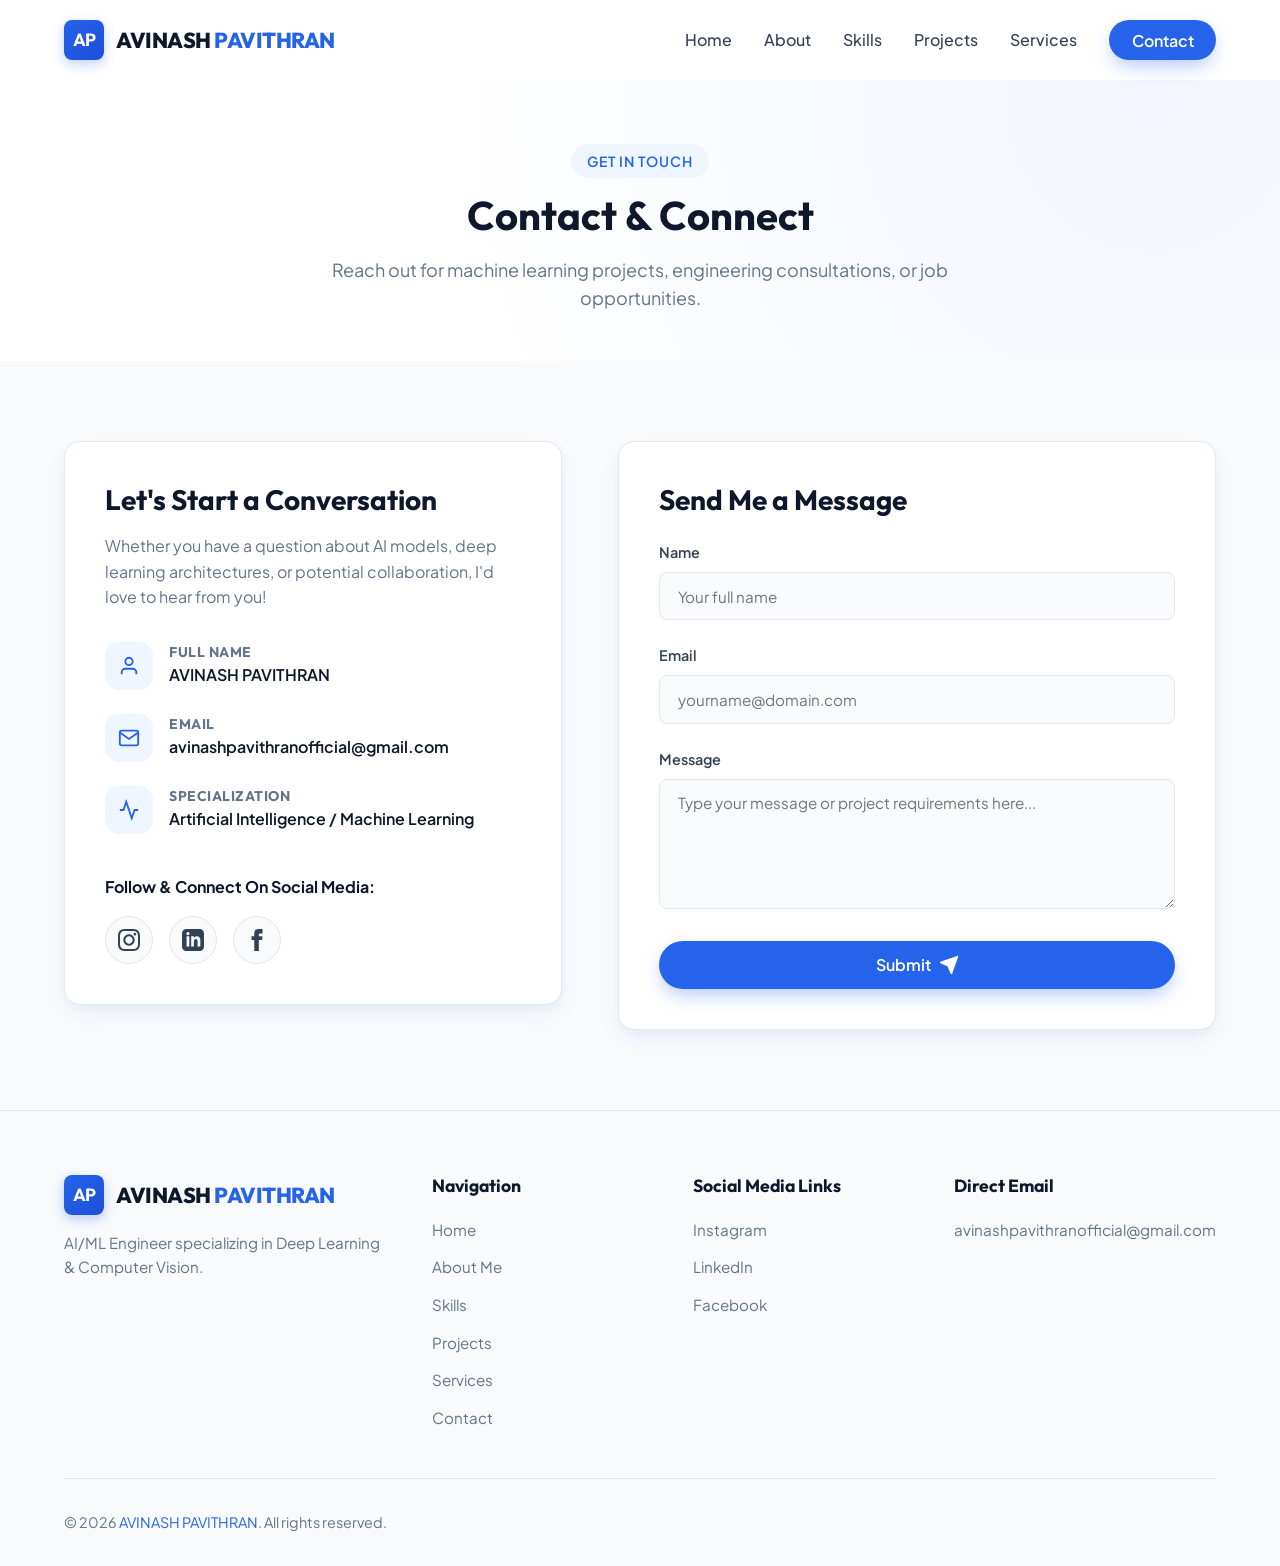
<file: contact.html>
<!DOCTYPE html>
<html lang="en">
<head>
  <meta charset="UTF-8">
  <meta name="viewport" content="width=device-width, initial-scale=1.0">
  <meta name="description" content="Contact AVINASH PAVITHRAN - AI/ML Engineer. Connect via social media or submit a project inquiry.">
  <title>Contact Me | AVINASH PAVITHRAN - AI/ML Engineer</title>
  <link rel="stylesheet" href="css/styles.css">
</head>
<body>

  <!-- ================= HEADER & NAVBAR ================= -->
  <header class="header">
    <div class="container">
      <nav class="navbar" aria-label="Main Navigation">
        <a href="index.html" class="logo">
          <div class="logo-badge">AP</div>
          <div class="logo-text">AVINASH <span>PAVITHRAN</span></div>
        </a>

        <input type="checkbox" id="menu-toggle-cb">
        <label for="menu-toggle-cb" aria-label="Toggle navigation menu">
          <div class="mobile-toggle">
            <span></span>
            <span></span>
            <span></span>
          </div>
        </label>

        <ul class="nav-menu">
          <li><a href="index.html" class="nav-link">Home</a></li>
          <li><a href="about.html" class="nav-link">About</a></li>
          <li><a href="skills.html" class="nav-link">Skills</a></li>
          <li><a href="projects.html" class="nav-link">Projects</a></li>
          <li><a href="services.html" class="nav-link">Services</a></li>
          <li><a href="contact.html" class="nav-link active nav-cta">Contact</a></li>
        </ul>
      </nav>
    </div>
  </header>

  <main>
    <!-- Page Header Hero -->
    <section class="hero" style="padding: 4rem 0 3rem;">
      <div class="container">
        <div class="section-title-wrapper" style="margin-bottom: 0;">
          <span class="section-badge">Get In Touch</span>
          <h1 class="section-title">Contact &amp; Connect</h1>
          <p class="section-subtitle">Reach out for machine learning projects, engineering consultations, or job opportunities.</p>
        </div>
      </div>
    </section>

    <!-- Contact Form & Info Grid -->
    <section class="section section-alt">
      <div class="container">
        <div class="contact-grid">
          
          <!-- Left Column: Contact Details & Social Media Links -->
          <div class="contact-info-card">
            <h3>Let's Start a Conversation</h3>
            <p>Whether you have a question about AI models, deep learning architectures, or potential collaboration, I'd love to hear from you!</p>

            <div class="contact-item-list">
              <div class="contact-item">
                <div class="contact-icon-box">
                  <svg width="22" height="22" viewBox="0 0 24 24" fill="none" stroke="currentColor" stroke-width="2"><path d="M20 21v-2a4 4 0 0 0-4-4H8a4 4 0 0 0-4 4v2"/><circle cx="12" cy="7" r="4"/></svg>
                </div>
                <div class="contact-details">
                  <h4>Full Name</h4>
                  <p>AVINASH PAVITHRAN</p>
                </div>
              </div>

              <div class="contact-item">
                <div class="contact-icon-box">
                  <svg width="22" height="22" viewBox="0 0 24 24" fill="none" stroke="currentColor" stroke-width="2"><path d="M4 4h16c1.1 0 2 .9 2 2v12c0 1.1-.9 2-2 2H4c-1.1 0-2-.9-2-2V6c0-1.1.9-2 2-2z"/><polyline points="22,6 12,13 2,6"/></svg>
                </div>
                <div class="contact-details">
                  <h4>Email</h4>
                  <a href="mailto:avinashpavithranofficial@gmail.com">avinashpavithranofficial@gmail.com</a>
                </div>
              </div>

              <div class="contact-item">
                <div class="contact-icon-box">
                  <svg width="22" height="22" viewBox="0 0 24 24" fill="none" stroke="currentColor" stroke-width="2"><path d="M22 12h-4l-3 9L9 3l-3 9H2"/></svg>
                </div>
                <div class="contact-details">
                  <h4>Specialization</h4>
                  <p>Artificial Intelligence / Machine Learning</p>
                </div>
              </div>
            </div>

            <!-- Social Media Logos Section -->
            <div class="social-section-title">Follow &amp; Connect On Social Media:</div>
            <div class="social-links">
              <!-- Instagram -->
              <a href="https://www.instagram.com/avinashpavithran?igsh=MXVvcWh1ZXNhcXJsbg==" target="_blank" rel="noopener noreferrer" class="social-btn instagram" title="Instagram Profile">
                <svg viewBox="0 0 24 24">
                  <path d="M12 2.163c3.204 0 3.584.012 4.85.07 3.252.148 4.771 1.691 4.919 4.919.058 1.265.069 1.645.069 4.849 0 3.205-.012 3.584-.069 4.849-.149 3.225-1.664 4.771-4.919 4.919-1.266.058-1.644.07-4.85.07-3.204 0-3.584-.012-4.849-.07-3.26-.149-4.771-1.699-4.919-4.92-.058-1.265-.07-1.644-.07-4.849 0-3.204.013-3.583.07-4.849.149-3.227 1.664-4.771 4.919-4.919 1.266-.057 1.645-.069 4.849-.069zm0-2.163c-3.259 0-3.667.014-4.947.072-4.358.2-6.78 2.618-6.98 6.98-.059 1.281-.073 1.689-.073 4.948 0 3.259.014 3.668.072 4.948.2 4.358 2.618 6.78 6.98 6.98 1.281.058 1.689.072 4.948.072 3.259 0 3.668-.014 4.948-.072 4.354-.2 6.782-2.618 6.979-6.98.059-1.28.073-1.689.073-4.948 0-3.259-.014-3.667-.072-4.947-.196-4.354-2.617-6.78-6.979-6.98-1.281-.059-1.69-.073-4.949-.073zm0 5.838c-3.403 0-6.162 2.759-6.162 6.162s2.759 6.163 6.162 6.163 6.162-2.759 6.162-6.163c0-3.403-2.759-6.162-6.162-6.162zm0 10.162c-2.209 0-4-1.79-4-4 0-2.209 1.791-4 4-4s4 1.791 4 4c0 2.21-1.791 4-4 4zm6.406-11.845c-.796 0-1.441.645-1.441 1.44s.645 1.44 1.441 1.44c.795 0 1.439-.645 1.439-1.44s-.644-1.44-1.439-1.44z"/>
                </svg>
              </a>

              <!-- LinkedIn -->
              <a href="https://www.linkedin.com/in/avinash-pavithran-248a51427?utm_source=share_via&utm_content=profile&utm_medium=member_android" target="_blank" rel="noopener noreferrer" class="social-btn linkedin" title="LinkedIn Profile">
                <svg viewBox="0 0 24 24">
                  <path d="M19 0h-14c-2.761 0-5 2.239-5 5v14c0 2.761 2.239 5 5 5h14c2.762 0 5-2.239 5-5v-14c0-2.761-2.238-5-5-5zm-11 19h-3v-11h3v11zm-1.5-12.268c-.966 0-1.75-.79-1.75-1.764s.784-1.764 1.75-1.764 1.75.79 1.75 1.764-.783 1.764-1.75 1.764zm13.5 12.268h-3v-5.604c0-3.368-4-3.113-4 0v5.604h-3v-11h3v1.765c1.396-2.586 7-2.777 7 2.476v6.759z"/>
                </svg>
              </a>

              <!-- Facebook -->
              <a href="https://www.facebook.com/share/1986KY3Vfe/" target="_blank" rel="noopener noreferrer" class="social-btn facebook" title="Facebook Profile">
                <svg viewBox="0 0 24 24">
                  <path d="M9 8H6v4h3v12h5V12h3.642L18 8h-4V6.333C14 5.374 14.5 5 15.5 5H18V0h-3.808C10.592 0 9 1.583 9 4.615V8z"/>
                </svg>
              </a>
            </div>
          </div>

          <!-- Right Column: Interactive Form -->
          <div class="contact-form-card">
            <h3>Send Me a Message</h3>
            <form action="#" method="POST" onsubmit="event.preventDefault(); alert('Message successfully sent! Avinash will reply shortly.');">
              
              <div class="form-group">
                <label for="contact-name" class="form-label">Name</label>
                <input type="text" id="contact-name" name="name" class="form-control" placeholder="Your full name" required>
              </div>

              <div class="form-group">
                <label for="contact-email" class="form-label">Email</label>
                <input type="email" id="contact-email" name="email" class="form-control" placeholder="yourname@domain.com" required>
              </div>

              <div class="form-group">
                <label for="contact-message" class="form-label">Message</label>
                <textarea id="contact-message" name="message" class="form-control" placeholder="Type your message or project requirements here..." required></textarea>
              </div>

              <button type="submit" class="btn btn-primary form-submit-btn">
                Submit
                <svg class="btn-icon" viewBox="0 0 24 24"><path d="M22 2L11 13M22 2l-7 20-4-9-9-4 20-7z" stroke="currentColor" stroke-width="2" stroke-linecap="round" stroke-linejoin="round"/></svg>
              </button>

            </form>
          </div>

        </div>
      </div>
    </section>
  </main>

  <!-- ================= FOOTER ================= -->
  <footer class="footer">
    <div class="container">
      <div class="footer-grid">
        <div class="footer-brand">
          <a href="index.html" class="logo">
            <div class="logo-badge">AP</div>
            <div class="logo-text">AVINASH <span>PAVITHRAN</span></div>
          </a>
          <p>AI/ML Engineer specializing in Deep Learning &amp; Computer Vision.</p>
        </div>

        <div class="footer-col">
          <h4>Navigation</h4>
          <ul class="footer-links">
            <li><a href="index.html">Home</a></li>
            <li><a href="about.html">About Me</a></li>
            <li><a href="skills.html">Skills</a></li>
            <li><a href="projects.html">Projects</a></li>
            <li><a href="services.html">Services</a></li>
            <li><a href="contact.html">Contact</a></li>
          </ul>
        </div>

        <div class="footer-col">
          <h4>Social Media Links</h4>
          <ul class="footer-links">
            <li><a href="https://www.instagram.com/avinashpavithran?igsh=MXVvcWh1ZXNhcXJsbg==" target="_blank" rel="noopener">Instagram</a></li>
            <li><a href="https://www.linkedin.com/in/avinash-pavithran-248a51427?utm_source=share_via&utm_content=profile&utm_medium=member_android" target="_blank" rel="noopener">LinkedIn</a></li>
            <li><a href="https://www.facebook.com/share/1986KY3Vfe/" target="_blank" rel="noopener">Facebook</a></li>
          </ul>
        </div>

        <div class="footer-col">
          <h4>Direct Email</h4>
          <ul class="footer-links">
            <li><a href="mailto:avinashpavithranofficial@gmail.com">avinashpavithranofficial@gmail.com</a></li>
          </ul>
        </div>
      </div>

      <div class="footer-bottom">
        <p>&copy; 2026 <span>AVINASH PAVITHRAN</span>. All rights reserved.</p>
      </div>
    </div>
  </footer>

</body>
</html>
</file>
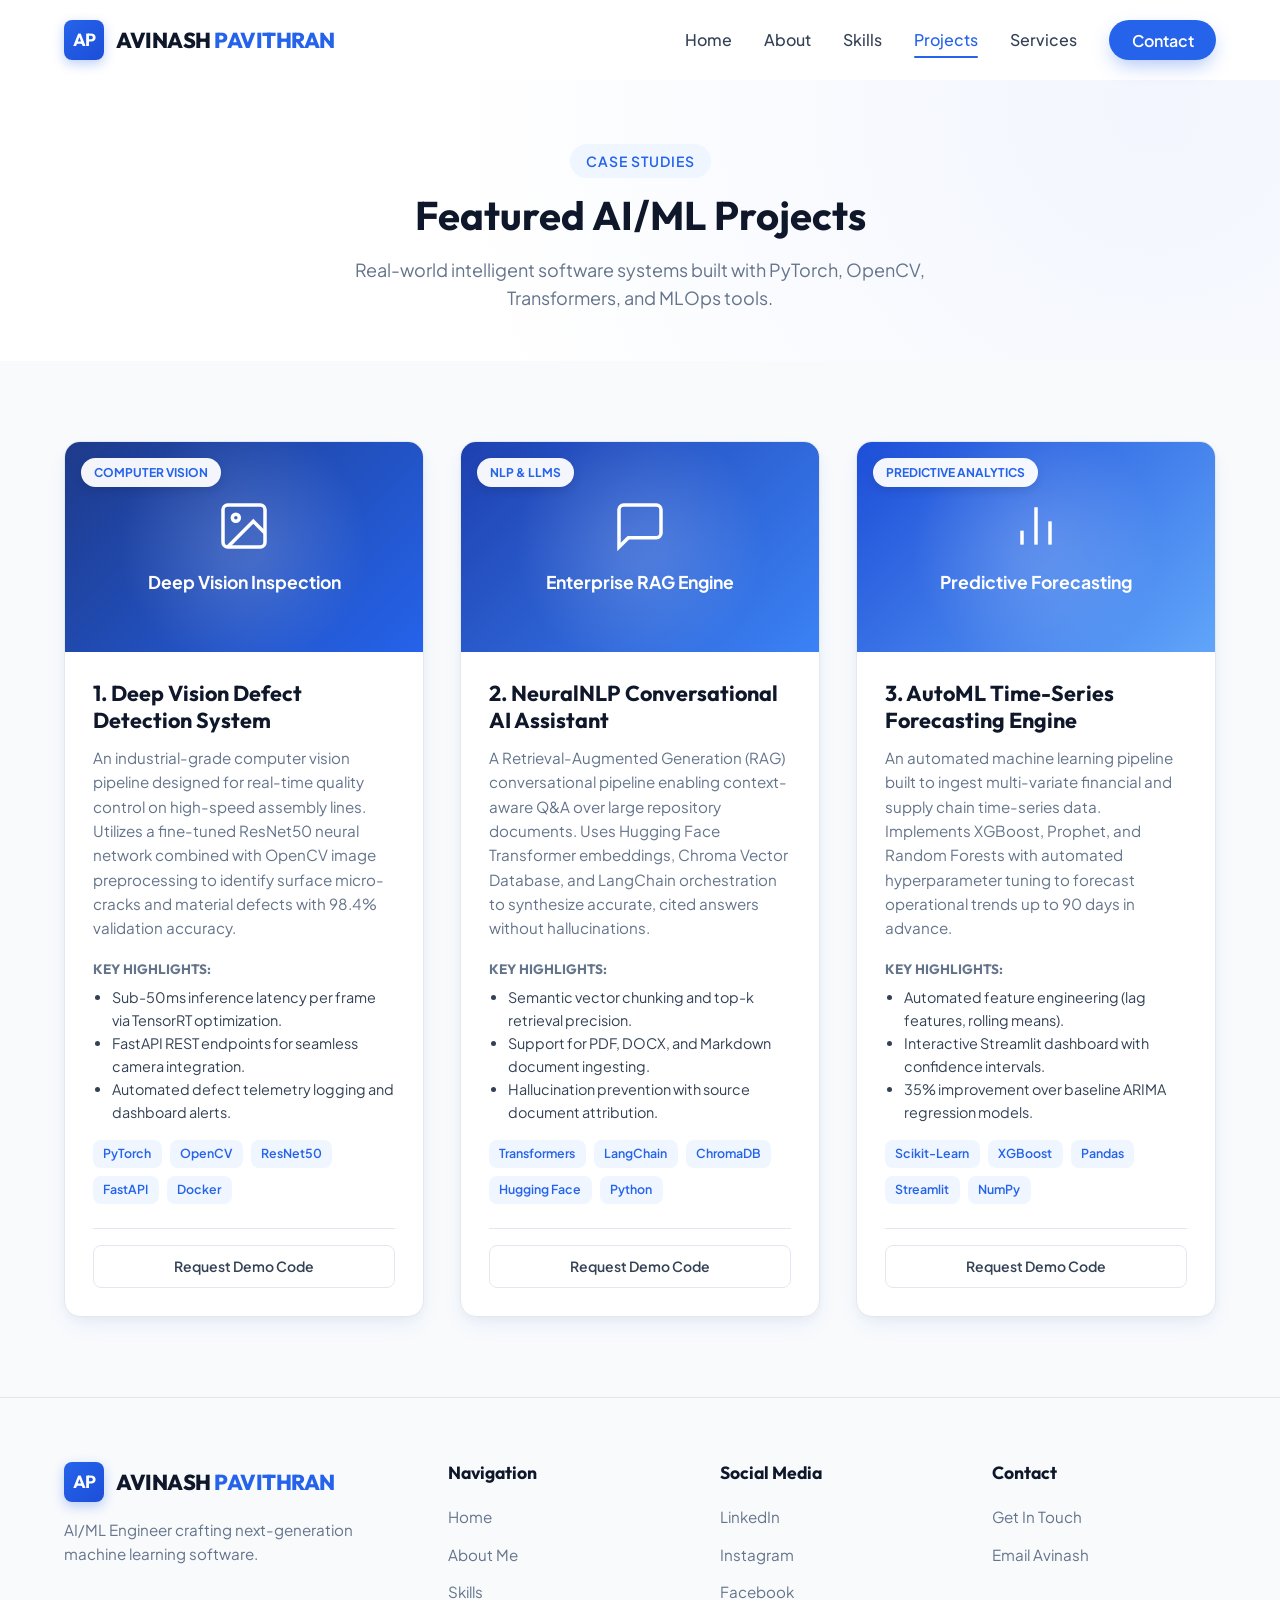
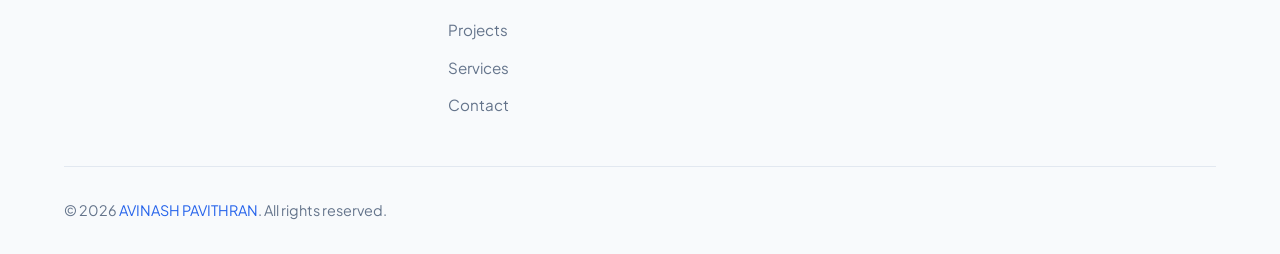
<file: projects.html>
<!DOCTYPE html>
<html lang="en">
<head>
  <meta charset="UTF-8">
  <meta name="viewport" content="width=device-width, initial-scale=1.0">
  <meta name="description" content="AI/ML Projects by AVINASH PAVITHRAN - Deep Learning, Computer Vision, NLP RAG Engine, and Predictive Analytics.">
  <title>Projects Showcase | AVINASH PAVITHRAN - AI/ML Engineer</title>
  <link rel="stylesheet" href="css/styles.css">
</head>
<body>

  <!-- ================= HEADER & NAVBAR ================= -->
  <header class="header">
    <div class="container">
      <nav class="navbar" aria-label="Main Navigation">
        <a href="index.html" class="logo">
          <div class="logo-badge">AP</div>
          <div class="logo-text">AVINASH <span>PAVITHRAN</span></div>
        </a>

        <input type="checkbox" id="menu-toggle-cb">
        <label for="menu-toggle-cb" aria-label="Toggle navigation menu">
          <div class="mobile-toggle">
            <span></span>
            <span></span>
            <span></span>
          </div>
        </label>

        <ul class="nav-menu">
          <li><a href="index.html" class="nav-link">Home</a></li>
          <li><a href="about.html" class="nav-link">About</a></li>
          <li><a href="skills.html" class="nav-link">Skills</a></li>
          <li><a href="projects.html" class="nav-link active">Projects</a></li>
          <li><a href="services.html" class="nav-link">Services</a></li>
          <li><a href="contact.html" class="nav-link nav-cta">Contact</a></li>
        </ul>
      </nav>
    </div>
  </header>

  <main>
    <!-- Page Header Hero -->
    <section class="hero" style="padding: 4rem 0 3rem;">
      <div class="container">
        <div class="section-title-wrapper" style="margin-bottom: 0;">
          <span class="section-badge">Case Studies</span>
          <h1 class="section-title">Featured AI/ML Projects</h1>
          <p class="section-subtitle">Real-world intelligent software systems built with PyTorch, OpenCV, Transformers, and MLOps tools.</p>
        </div>
      </div>
    </section>

    <!-- Projects Section -->
    <section class="section section-alt">
      <div class="container">
        
        <div class="projects-grid">

          <!-- Project Card 1 -->
          <article class="project-card">
            <div class="project-image-box">
              <span class="project-badge-type">Computer Vision</span>
              <div class="project-img-placeholder">
                <div>
                  <svg width="56" height="56" viewBox="0 0 24 24" fill="none" stroke="currentColor" stroke-width="1.5"><rect x="3" y="3" width="18" height="18" rx="2" ry="2"/><circle cx="8.5" cy="8.5" r="1.5"/><polyline points="21 15 16 10 5 21"/></svg>
                  <p style="font-weight: 700; margin-top: 0.5rem; font-size: 1.1rem;">Deep Vision Inspection</p>
                </div>
              </div>
            </div>
            <div class="project-body">
              <h2 class="project-title">1. Deep Vision Defect Detection System</h2>
              <p class="project-description">
                An industrial-grade computer vision pipeline designed for real-time quality control on high-speed assembly lines. Utilizes a fine-tuned ResNet50 neural network combined with OpenCV image preprocessing to identify surface micro-cracks and material defects with 98.4% validation accuracy.
              </p>
              
              <div style="margin-bottom: 1rem;">
                <h4 style="font-size: 0.85rem; text-transform: uppercase; color: var(--text-muted); margin-bottom: 0.5rem;">Key Highlights:</h4>
                <ul style="padding-left: 1.2rem; font-size: 0.9rem; color: var(--text-secondary);">
                  <li>Sub-50ms inference latency per frame via TensorRT optimization.</li>
                  <li>FastAPI REST endpoints for seamless camera integration.</li>
                  <li>Automated defect telemetry logging and dashboard alerts.</li>
                </ul>
              </div>

              <div class="project-tech-tags">
                <span class="tech-pill">PyTorch</span>
                <span class="tech-pill">OpenCV</span>
                <span class="tech-pill">ResNet50</span>
                <span class="tech-pill">FastAPI</span>
                <span class="tech-pill">Docker</span>
              </div>

              <div class="project-links">
                <a href="contact.html" class="project-link-btn">Request Demo Code</a>
              </div>
            </div>
          </article>

          <!-- Project Card 2 -->
          <article class="project-card">
            <div class="project-image-box">
              <span class="project-badge-type">NLP &amp; LLMs</span>
              <div class="project-img-placeholder" style="background: linear-gradient(135deg, #1e40af, #3b82f6);">
                <div>
                  <svg width="56" height="56" viewBox="0 0 24 24" fill="none" stroke="currentColor" stroke-width="1.5"><path d="M21 15a2 2 0 0 1-2 2H7l-4 4V5a2 2 0 0 1 2-2h14a2 2 0 0 1 2 2z"/></svg>
                  <p style="font-weight: 700; margin-top: 0.5rem; font-size: 1.1rem;">Enterprise RAG Engine</p>
                </div>
              </div>
            </div>
            <div class="project-body">
              <h2 class="project-title">2. NeuralNLP Conversational AI Assistant</h2>
              <p class="project-description">
                A Retrieval-Augmented Generation (RAG) conversational pipeline enabling context-aware Q&amp;A over large repository documents. Uses Hugging Face Transformer embeddings, Chroma Vector Database, and LangChain orchestration to synthesize accurate, cited answers without hallucinations.
              </p>

              <div style="margin-bottom: 1rem;">
                <h4 style="font-size: 0.85rem; text-transform: uppercase; color: var(--text-muted); margin-bottom: 0.5rem;">Key Highlights:</h4>
                <ul style="padding-left: 1.2rem; font-size: 0.9rem; color: var(--text-secondary);">
                  <li>Semantic vector chunking and top-k retrieval precision.</li>
                  <li>Support for PDF, DOCX, and Markdown document ingesting.</li>
                  <li>Hallucination prevention with source document attribution.</li>
                </ul>
              </div>

              <div class="project-tech-tags">
                <span class="tech-pill">Transformers</span>
                <span class="tech-pill">LangChain</span>
                <span class="tech-pill">ChromaDB</span>
                <span class="tech-pill">Hugging Face</span>
                <span class="tech-pill">Python</span>
              </div>

              <div class="project-links">
                <a href="contact.html" class="project-link-btn">Request Demo Code</a>
              </div>
            </div>
          </article>

          <!-- Project Card 3 -->
          <article class="project-card">
            <div class="project-image-box">
              <span class="project-badge-type">Predictive Analytics</span>
              <div class="project-img-placeholder" style="background: linear-gradient(135deg, #1d4ed8, #60a5fa);">
                <div>
                  <svg width="56" height="56" viewBox="0 0 24 24" fill="none" stroke="currentColor" stroke-width="1.5"><line x1="18" y1="20" x2="18" y2="10"/><line x1="12" y1="20" x2="12" y2="4"/><line x1="6" y1="20" x2="6" y2="14"/></svg>
                  <p style="font-weight: 700; margin-top: 0.5rem; font-size: 1.1rem;">Predictive Forecasting</p>
                </div>
              </div>
            </div>
            <div class="project-body">
              <h2 class="project-title">3. AutoML Time-Series Forecasting Engine</h2>
              <p class="project-description">
                An automated machine learning pipeline built to ingest multi-variate financial and supply chain time-series data. Implements XGBoost, Prophet, and Random Forests with automated hyperparameter tuning to forecast operational trends up to 90 days in advance.
              </p>

              <div style="margin-bottom: 1rem;">
                <h4 style="font-size: 0.85rem; text-transform: uppercase; color: var(--text-muted); margin-bottom: 0.5rem;">Key Highlights:</h4>
                <ul style="padding-left: 1.2rem; font-size: 0.9rem; color: var(--text-secondary);">
                  <li>Automated feature engineering (lag features, rolling means).</li>
                  <li>Interactive Streamlit dashboard with confidence intervals.</li>
                  <li>35% improvement over baseline ARIMA regression models.</li>
                </ul>
              </div>

              <div class="project-tech-tags">
                <span class="tech-pill">Scikit-Learn</span>
                <span class="tech-pill">XGBoost</span>
                <span class="tech-pill">Pandas</span>
                <span class="tech-pill">Streamlit</span>
                <span class="tech-pill">NumPy</span>
              </div>

              <div class="project-links">
                <a href="contact.html" class="project-link-btn">Request Demo Code</a>
              </div>
            </div>
          </article>

        </div>

      </div>
    </section>
  </main>

  <!-- ================= FOOTER ================= -->
  <footer class="footer">
    <div class="container">
      <div class="footer-grid">
        <div class="footer-brand">
          <a href="index.html" class="logo">
            <div class="logo-badge">AP</div>
            <div class="logo-text">AVINASH <span>PAVITHRAN</span></div>
          </a>
          <p>AI/ML Engineer crafting next-generation machine learning software.</p>
        </div>

        <div class="footer-col">
          <h4>Navigation</h4>
          <ul class="footer-links">
            <li><a href="index.html">Home</a></li>
            <li><a href="about.html">About Me</a></li>
            <li><a href="skills.html">Skills</a></li>
            <li><a href="projects.html">Projects</a></li>
            <li><a href="services.html">Services</a></li>
            <li><a href="contact.html">Contact</a></li>
          </ul>
        </div>

        <div class="footer-col">
          <h4>Social Media</h4>
          <ul class="footer-links">
            <li><a href="https://www.linkedin.com/in/avinash-pavithran-248a51427?utm_source=share_via&utm_content=profile&utm_medium=member_android" target="_blank" rel="noopener">LinkedIn</a></li>
            <li><a href="https://www.instagram.com/avinashpavithran?igsh=MXVvcWh1ZXNhcXJsbg==" target="_blank" rel="noopener">Instagram</a></li>
            <li><a href="https://www.facebook.com/share/1986KY3Vfe/" target="_blank" rel="noopener">Facebook</a></li>
          </ul>
        </div>

        <div class="footer-col">
          <h4>Contact</h4>
          <ul class="footer-links">
            <li><a href="contact.html">Get In Touch</a></li>
            <li><a href="mailto:avinashpavithranofficial@gmail.com">Email Avinash</a></li>
          </ul>
        </div>
      </div>

      <div class="footer-bottom">
        <p>&copy; 2026 <span>AVINASH PAVITHRAN</span>. All rights reserved.</p>
      </div>
    </div>
  </footer>

</body>
</html>
</file>
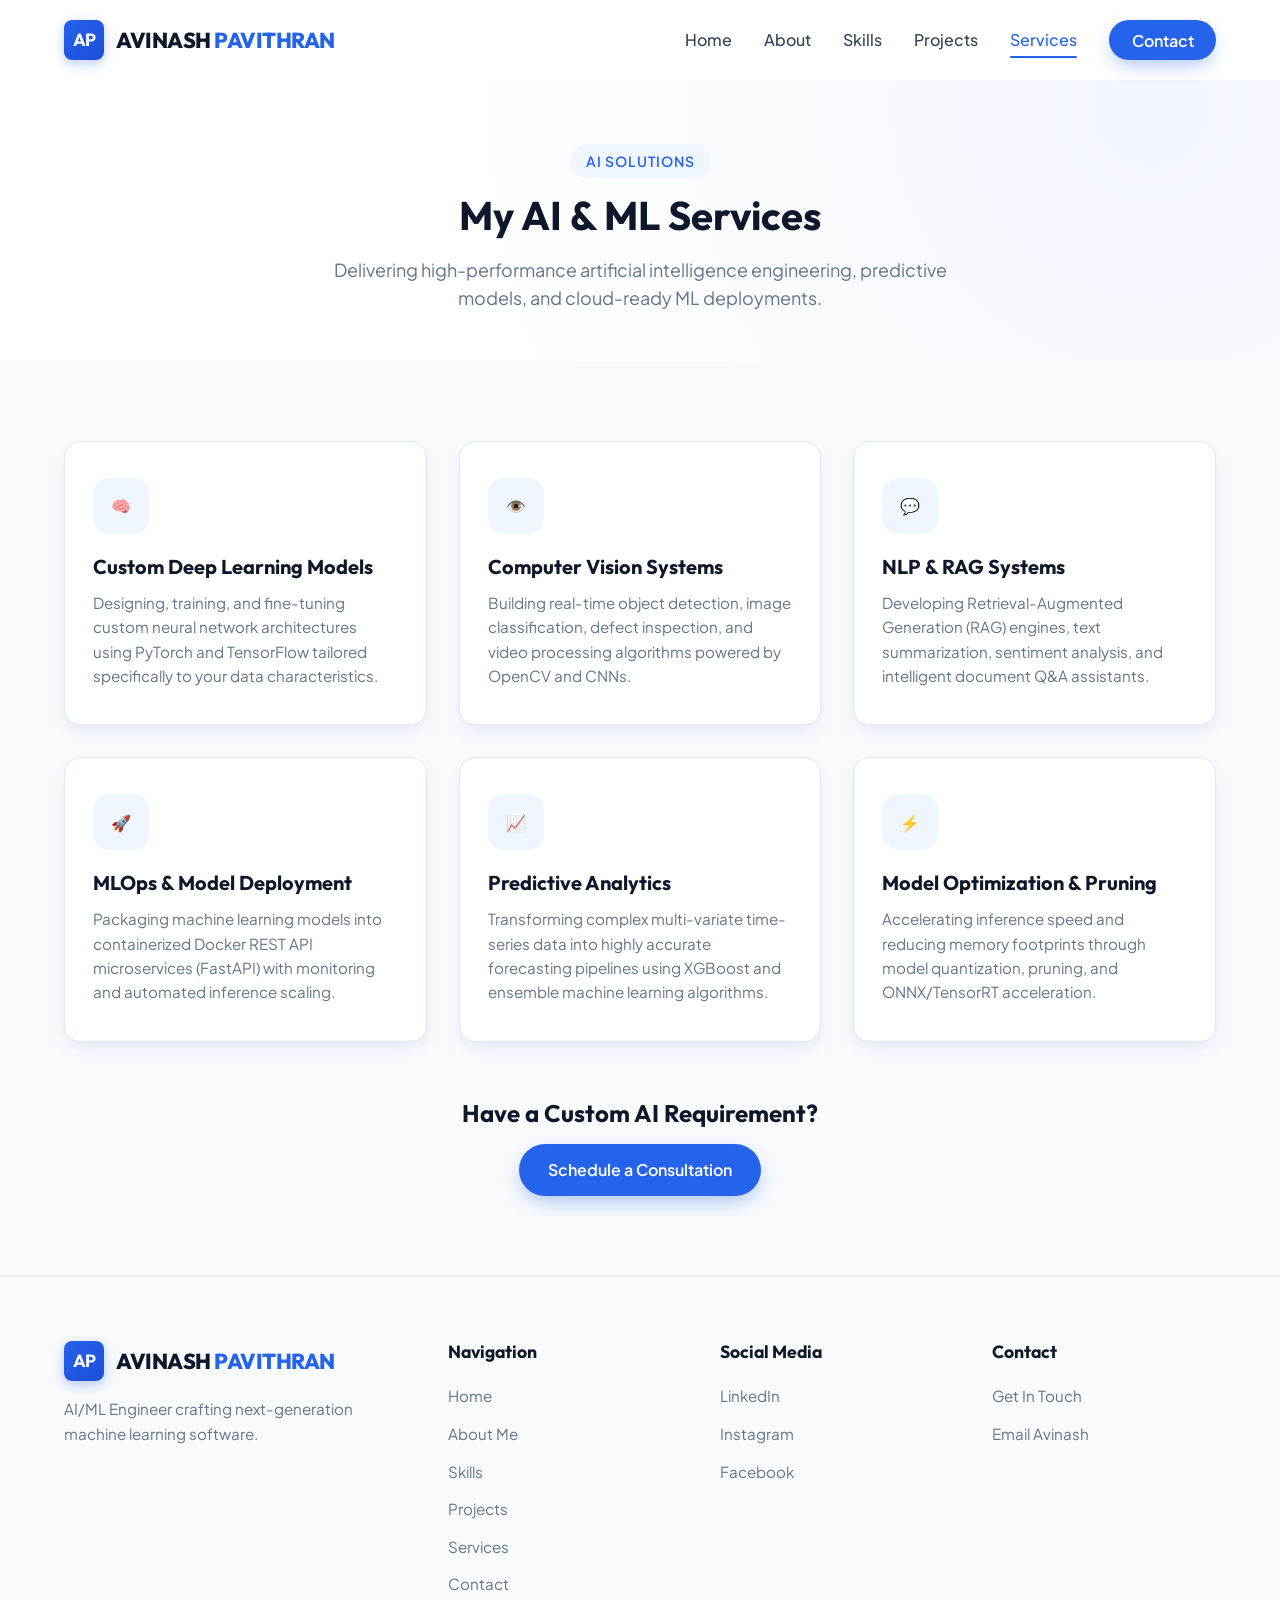
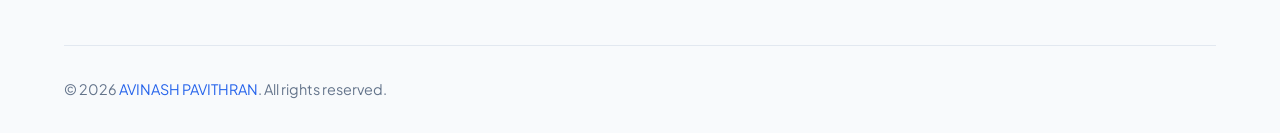
<file: services.html>
<!DOCTYPE html>
<html lang="en">
<head>
  <meta charset="UTF-8">
  <meta name="viewport" content="width=device-width, initial-scale=1.0">
  <meta name="description" content="AI & Machine Learning Services by AVINASH PAVITHRAN - Deep Learning, Computer Vision, RAG Engine Development, and MLOps Deployment.">
  <title>Services | AVINASH PAVITHRAN - AI/ML Engineer</title>
  <link rel="stylesheet" href="css/styles.css">
</head>
<body>

  <!-- ================= HEADER & NAVBAR ================= -->
  <header class="header">
    <div class="container">
      <nav class="navbar" aria-label="Main Navigation">
        <a href="index.html" class="logo">
          <div class="logo-badge">AP</div>
          <div class="logo-text">AVINASH <span>PAVITHRAN</span></div>
        </a>

        <input type="checkbox" id="menu-toggle-cb">
        <label for="menu-toggle-cb" aria-label="Toggle navigation menu">
          <div class="mobile-toggle">
            <span></span>
            <span></span>
            <span></span>
          </div>
        </label>

        <ul class="nav-menu">
          <li><a href="index.html" class="nav-link">Home</a></li>
          <li><a href="about.html" class="nav-link">About</a></li>
          <li><a href="skills.html" class="nav-link">Skills</a></li>
          <li><a href="projects.html" class="nav-link">Projects</a></li>
          <li><a href="services.html" class="nav-link active">Services</a></li>
          <li><a href="contact.html" class="nav-link nav-cta">Contact</a></li>
        </ul>
      </nav>
    </div>
  </header>

  <main>
    <!-- Page Header Hero -->
    <section class="hero" style="padding: 4rem 0 3rem;">
      <div class="container">
        <div class="section-title-wrapper" style="margin-bottom: 0;">
          <span class="section-badge">AI Solutions</span>
          <h1 class="section-title">My AI &amp; ML Services</h1>
          <p class="section-subtitle">Delivering high-performance artificial intelligence engineering, predictive models, and cloud-ready ML deployments.</p>
        </div>
      </div>
    </section>

    <!-- Services Grid -->
    <section class="section section-alt">
      <div class="container">
        <div class="services-grid">
          
          <div class="service-card">
            <div class="service-icon">🧠</div>
            <h3>Custom Deep Learning Models</h3>
            <p>Designing, training, and fine-tuning custom neural network architectures using PyTorch and TensorFlow tailored specifically to your data characteristics.</p>
          </div>

          <div class="service-card">
            <div class="service-icon">👁️</div>
            <h3>Computer Vision Systems</h3>
            <p>Building real-time object detection, image classification, defect inspection, and video processing algorithms powered by OpenCV and CNNs.</p>
          </div>

          <div class="service-card">
            <div class="service-icon">💬</div>
            <h3>NLP &amp; RAG Systems</h3>
            <p>Developing Retrieval-Augmented Generation (RAG) engines, text summarization, sentiment analysis, and intelligent document Q&amp;A assistants.</p>
          </div>

          <div class="service-card">
            <div class="service-icon">🚀</div>
            <h3>MLOps &amp; Model Deployment</h3>
            <p>Packaging machine learning models into containerized Docker REST API microservices (FastAPI) with monitoring and automated inference scaling.</p>
          </div>

          <div class="service-card">
            <div class="service-icon">📈</div>
            <h3>Predictive Analytics</h3>
            <p>Transforming complex multi-variate time-series data into highly accurate forecasting pipelines using XGBoost and ensemble machine learning algorithms.</p>
          </div>

          <div class="service-card">
            <div class="service-icon">⚡</div>
            <h3>Model Optimization &amp; Pruning</h3>
            <p>Accelerating inference speed and reducing memory footprints through model quantization, pruning, and ONNX/TensorRT acceleration.</p>
          </div>

        </div>

        <div style="text-align: center; margin-top: 3.5rem;">
          <h3 style="font-size: 1.5rem; margin-bottom: 1rem;">Have a Custom AI Requirement?</h3>
          <a href="contact.html" class="btn btn-primary">Schedule a Consultation</a>
        </div>
      </div>
    </section>
  </main>

  <!-- ================= FOOTER ================= -->
  <footer class="footer">
    <div class="container">
      <div class="footer-grid">
        <div class="footer-brand">
          <a href="index.html" class="logo">
            <div class="logo-badge">AP</div>
            <div class="logo-text">AVINASH <span>PAVITHRAN</span></div>
          </a>
          <p>AI/ML Engineer crafting next-generation machine learning software.</p>
        </div>

        <div class="footer-col">
          <h4>Navigation</h4>
          <ul class="footer-links">
            <li><a href="index.html">Home</a></li>
            <li><a href="about.html">About Me</a></li>
            <li><a href="skills.html">Skills</a></li>
            <li><a href="projects.html">Projects</a></li>
            <li><a href="services.html">Services</a></li>
            <li><a href="contact.html">Contact</a></li>
          </ul>
        </div>

        <div class="footer-col">
          <h4>Social Media</h4>
          <ul class="footer-links">
            <li><a href="https://www.linkedin.com/in/avinash-pavithran-248a51427?utm_source=share_via&utm_content=profile&utm_medium=member_android" target="_blank" rel="noopener">LinkedIn</a></li>
            <li><a href="https://www.instagram.com/avinashpavithran?igsh=MXVvcWh1ZXNhcXJsbg==" target="_blank" rel="noopener">Instagram</a></li>
            <li><a href="https://www.facebook.com/share/1986KY3Vfe/" target="_blank" rel="noopener">Facebook</a></li>
          </ul>
        </div>

        <div class="footer-col">
          <h4>Contact</h4>
          <ul class="footer-links">
            <li><a href="contact.html">Get In Touch</a></li>
            <li><a href="mailto:avinashpavithranofficial@gmail.com">Email Avinash</a></li>
          </ul>
        </div>
      </div>

      <div class="footer-bottom">
        <p>&copy; 2026 <span>AVINASH PAVITHRAN</span>. All rights reserved.</p>
      </div>
    </div>
  </footer>

</body>
</html>
</file>
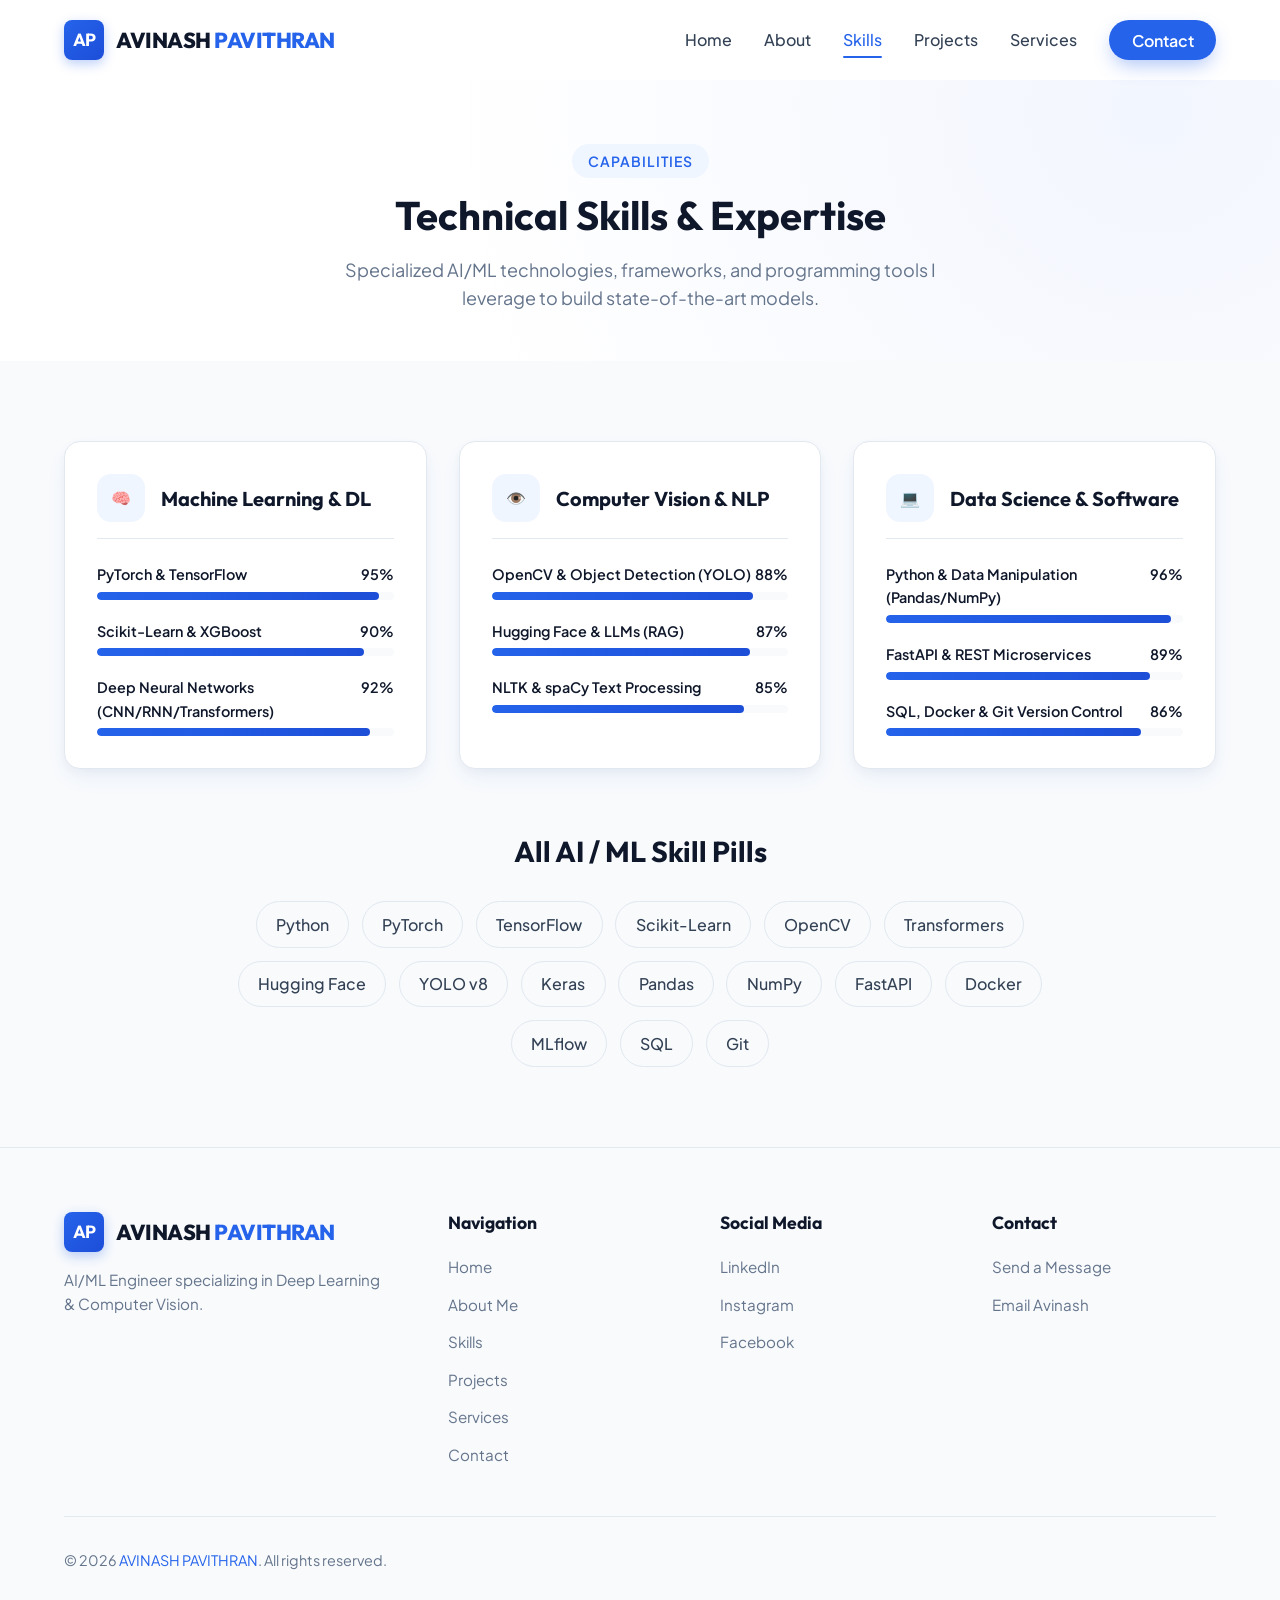
<file: skills.html>
<!DOCTYPE html>
<html lang="en">
<head>
  <meta charset="UTF-8">
  <meta name="viewport" content="width=device-width, initial-scale=1.0">
  <meta name="description" content="Technical skills and expertise of AVINASH PAVITHRAN in Machine Learning, Deep Learning, Computer Vision, NLP, and MLOps.">
  <title>Skills & Expertise | AVINASH PAVITHRAN - AI/ML Engineer</title>
  <link rel="stylesheet" href="css/styles.css">
</head>
<body>

  <!-- ================= HEADER & NAVBAR ================= -->
  <header class="header">
    <div class="container">
      <nav class="navbar" aria-label="Main Navigation">
        <a href="index.html" class="logo">
          <div class="logo-badge">AP</div>
          <div class="logo-text">AVINASH <span>PAVITHRAN</span></div>
        </a>

        <input type="checkbox" id="menu-toggle-cb">
        <label for="menu-toggle-cb" aria-label="Toggle navigation menu">
          <div class="mobile-toggle">
            <span></span>
            <span></span>
            <span></span>
          </div>
        </label>

        <ul class="nav-menu">
          <li><a href="index.html" class="nav-link">Home</a></li>
          <li><a href="about.html" class="nav-link">About</a></li>
          <li><a href="skills.html" class="nav-link active">Skills</a></li>
          <li><a href="projects.html" class="nav-link">Projects</a></li>
          <li><a href="services.html" class="nav-link">Services</a></li>
          <li><a href="contact.html" class="nav-link nav-cta">Contact</a></li>
        </ul>
      </nav>
    </div>
  </header>

  <main>
    <!-- Page Header Hero -->
    <section class="hero" style="padding: 4rem 0 3rem;">
      <div class="container">
        <div class="section-title-wrapper" style="margin-bottom: 0;">
          <span class="section-badge">Capabilities</span>
          <h1 class="section-title">Technical Skills & Expertise</h1>
          <p class="section-subtitle">Specialized AI/ML technologies, frameworks, and programming tools I leverage to build state-of-the-art models.</p>
        </div>
      </div>
    </section>

    <!-- Skills Breakdown Section -->
    <section class="section section-alt">
      <div class="container">
        
        <div class="skills-grid" style="margin-bottom: 4rem;">
          
          <!-- Category 1 -->
          <div class="skill-category-card">
            <div class="skill-card-header">
              <div class="skill-card-icon">🧠</div>
              <h3>Machine Learning &amp; DL</h3>
            </div>
            <div class="skill-progress-list">
              <div class="skill-progress-item">
                <div class="skill-info">
                  <span>PyTorch &amp; TensorFlow</span>
                  <span>95%</span>
                </div>
                <div class="skill-bar-bg"><div class="skill-bar-fill" style="width: 95%;"></div></div>
              </div>
              
              <div class="skill-progress-item">
                <div class="skill-info">
                  <span>Scikit-Learn &amp; XGBoost</span>
                  <span>90%</span>
                </div>
                <div class="skill-bar-bg"><div class="skill-bar-fill" style="width: 90%;"></div></div>
              </div>

              <div class="skill-progress-item">
                <div class="skill-info">
                  <span>Deep Neural Networks (CNN/RNN/Transformers)</span>
                  <span>92%</span>
                </div>
                <div class="skill-bar-bg"><div class="skill-bar-fill" style="width: 92%;"></div></div>
              </div>
            </div>
          </div>

          <!-- Category 2 -->
          <div class="skill-category-card">
            <div class="skill-card-header">
              <div class="skill-card-icon">👁️</div>
              <h3>Computer Vision &amp; NLP</h3>
            </div>
            <div class="skill-progress-list">
              <div class="skill-progress-item">
                <div class="skill-info">
                  <span>OpenCV &amp; Object Detection (YOLO)</span>
                  <span>88%</span>
                </div>
                <div class="skill-bar-bg"><div class="skill-bar-fill" style="width: 88%;"></div></div>
              </div>

              <div class="skill-progress-item">
                <div class="skill-info">
                  <span>Hugging Face &amp; LLMs (RAG)</span>
                  <span>87%</span>
                </div>
                <div class="skill-bar-bg"><div class="skill-bar-fill" style="width: 87%;"></div></div>
              </div>

              <div class="skill-progress-item">
                <div class="skill-info">
                  <span>NLTK &amp; spaCy Text Processing</span>
                  <span>85%</span>
                </div>
                <div class="skill-bar-bg"><div class="skill-bar-fill" style="width: 85%;"></div></div>
              </div>
            </div>
          </div>

          <!-- Category 3 -->
          <div class="skill-category-card">
            <div class="skill-card-header">
              <div class="skill-card-icon">💻</div>
              <h3>Data Science &amp; Software</h3>
            </div>
            <div class="skill-progress-list">
              <div class="skill-progress-item">
                <div class="skill-info">
                  <span>Python &amp; Data Manipulation (Pandas/NumPy)</span>
                  <span>96%</span>
                </div>
                <div class="skill-bar-bg"><div class="skill-bar-fill" style="width: 96%;"></div></div>
              </div>

              <div class="skill-progress-item">
                <div class="skill-info">
                  <span>FastAPI &amp; REST Microservices</span>
                  <span>89%</span>
                </div>
                <div class="skill-bar-bg"><div class="skill-bar-fill" style="width: 89%;"></div></div>
              </div>

              <div class="skill-progress-item">
                <div class="skill-info">
                  <span>SQL, Docker &amp; Git Version Control</span>
                  <span>86%</span>
                </div>
                <div class="skill-bar-bg"><div class="skill-bar-fill" style="width: 86%;"></div></div>
              </div>
            </div>
          </div>

        </div>

        <!-- Skill Pills Grid -->
        <div class="section-title-wrapper" style="margin-bottom: 2rem;">
          <h2 class="section-title" style="font-size: 1.8rem;">All AI / ML Skill Pills</h2>
        </div>

        <div style="display: flex; flex-wrap: wrap; gap: 0.8rem; justify-content: center; max-width: 900px; margin: 0 auto;">
          <span class="skill-tag" style="font-size: 1rem; padding: 0.6rem 1.2rem;">Python</span>
          <span class="skill-tag" style="font-size: 1rem; padding: 0.6rem 1.2rem;">PyTorch</span>
          <span class="skill-tag" style="font-size: 1rem; padding: 0.6rem 1.2rem;">TensorFlow</span>
          <span class="skill-tag" style="font-size: 1rem; padding: 0.6rem 1.2rem;">Scikit-Learn</span>
          <span class="skill-tag" style="font-size: 1rem; padding: 0.6rem 1.2rem;">OpenCV</span>
          <span class="skill-tag" style="font-size: 1rem; padding: 0.6rem 1.2rem;">Transformers</span>
          <span class="skill-tag" style="font-size: 1rem; padding: 0.6rem 1.2rem;">Hugging Face</span>
          <span class="skill-tag" style="font-size: 1rem; padding: 0.6rem 1.2rem;">YOLO v8</span>
          <span class="skill-tag" style="font-size: 1rem; padding: 0.6rem 1.2rem;">Keras</span>
          <span class="skill-tag" style="font-size: 1rem; padding: 0.6rem 1.2rem;">Pandas</span>
          <span class="skill-tag" style="font-size: 1rem; padding: 0.6rem 1.2rem;">NumPy</span>
          <span class="skill-tag" style="font-size: 1rem; padding: 0.6rem 1.2rem;">FastAPI</span>
          <span class="skill-tag" style="font-size: 1rem; padding: 0.6rem 1.2rem;">Docker</span>
          <span class="skill-tag" style="font-size: 1rem; padding: 0.6rem 1.2rem;">MLflow</span>
          <span class="skill-tag" style="font-size: 1rem; padding: 0.6rem 1.2rem;">SQL</span>
          <span class="skill-tag" style="font-size: 1rem; padding: 0.6rem 1.2rem;">Git</span>
        </div>

      </div>
    </section>
  </main>

  <!-- ================= FOOTER ================= -->
  <footer class="footer">
    <div class="container">
      <div class="footer-grid">
        <div class="footer-brand">
          <a href="index.html" class="logo">
            <div class="logo-badge">AP</div>
            <div class="logo-text">AVINASH <span>PAVITHRAN</span></div>
          </a>
          <p>AI/ML Engineer specializing in Deep Learning &amp; Computer Vision.</p>
        </div>

        <div class="footer-col">
          <h4>Navigation</h4>
          <ul class="footer-links">
            <li><a href="index.html">Home</a></li>
            <li><a href="about.html">About Me</a></li>
            <li><a href="skills.html">Skills</a></li>
            <li><a href="projects.html">Projects</a></li>
            <li><a href="services.html">Services</a></li>
            <li><a href="contact.html">Contact</a></li>
          </ul>
        </div>

        <div class="footer-col">
          <h4>Social Media</h4>
          <ul class="footer-links">
            <li><a href="https://www.linkedin.com/in/avinash-pavithran-248a51427?utm_source=share_via&utm_content=profile&utm_medium=member_android" target="_blank" rel="noopener">LinkedIn</a></li>
            <li><a href="https://www.instagram.com/avinashpavithran?igsh=MXVvcWh1ZXNhcXJsbg==" target="_blank" rel="noopener">Instagram</a></li>
            <li><a href="https://www.facebook.com/share/1986KY3Vfe/" target="_blank" rel="noopener">Facebook</a></li>
          </ul>
        </div>

        <div class="footer-col">
          <h4>Contact</h4>
          <ul class="footer-links">
            <li><a href="contact.html">Send a Message</a></li>
            <li><a href="mailto:avinashpavithranofficial@gmail.com">Email Avinash</a></li>
          </ul>
        </div>
      </div>

      <div class="footer-bottom">
        <p>&copy; 2026 <span>AVINASH PAVITHRAN</span>. All rights reserved.</p>
      </div>
    </div>
  </footer>

</body>
</html>
</file>
<file: css/styles.css>
@import url('https://fonts.googleapis.com/css2?family=Outfit:wght@300;400;500;600;700;800&family=Plus+Jakarta+Sans:wght@400;500;600;700&display=swap');

:root {
  /* Color Palette */
  --primary-blue: #2563eb;
  --primary-blue-hover: #1d4ed8;
  --primary-blue-light: #eff6ff;
  --primary-blue-glow: rgba(37, 99, 235, 0.25);
  
  --bg-white: #ffffff;
  --bg-subtle: #f8fafc;
  --bg-card: #ffffff;
  
  --text-main: #0f172a;
  --text-secondary: #334155;
  --text-muted: #64748b;
  --text-white: #ffffff;
  
  --border-light: #e2e8f0;
  --border-focus: #93c5fd;
  
  /* Shadows & Effects */
  --shadow-sm: 0 2px 8px rgba(0, 0, 0, 0.04);
  --shadow-md: 0 10px 25px -5px rgba(37, 99, 235, 0.08), 0 4px 10px rgba(0, 0, 0, 0.03);
  --shadow-lg: 0 20px 40px -10px rgba(37, 99, 235, 0.15), 0 8px 20px rgba(0, 0, 0, 0.05);
  --shadow-blue-btn: 0 8px 20px -4px rgba(37, 99, 235, 0.4);

  /* Border Radii */
  --radius-sm: 8px;
  --radius-md: 16px;
  --radius-lg: 24px;
  --radius-full: 9999px;

  /* Typography */
  --font-heading: 'Outfit', -apple-system, BlinkMacSystemFont, sans-serif;
  --font-body: 'Plus Jakarta Sans', -apple-system, BlinkMacSystemFont, sans-serif;

  /* Transitions */
  --transition: all 0.3s cubic-bezier(0.16, 1, 0.3, 1);
}

/* Reset & Base Styles */
*, *::before, *::after {
  box-sizing: border-box;
  margin: 0;
  padding: 0;
}

html {
  scroll-behavior: smooth;
  font-size: 16px;
}

body {
  font-family: var(--font-body);
  background-color: var(--bg-white);
  color: var(--text-main);
  line-height: 1.6;
  overflow-x: hidden;
  display: flex;
  flex-direction: column;
  min-height: 100vh;
}


h1, h2, h3, h4, h5, h6 {
  font-family: var(--font-heading);
  color: var(--text-main);
  font-weight: 700;
  line-height: 1.25;
}

a {
  color: inherit;
  text-decoration: none;
  transition: var(--transition);
}

img {
  max-width: 100%;
  height: auto;
  display: block;
}


.container {
  width: 100%;
  max-width: 1200px;
  margin: 0 auto;
  padding: 0 1.5rem;
}


.section {
  padding: 5rem 0;
}

.section-alt {
  background-color: var(--bg-subtle);
}

.section-title-wrapper {
  text-align: center;
  margin-bottom: 3.5rem;
}

.section-badge {
  display: inline-block;
  padding: 0.35rem 1rem;
  background-color: var(--primary-blue-light);
  color: var(--primary-blue);
  font-weight: 600;
  font-size: 0.875rem;
  border-radius: var(--radius-full);
  text-transform: uppercase;
  letter-spacing: 1px;
  margin-bottom: 0.75rem;
}

.section-title {
  font-size: 2.5rem;
  color: var(--text-main);
  margin-bottom: 1rem;
}

.section-subtitle {
  font-size: 1.125rem;
  color: var(--text-muted);
  max-width: 650px;
  margin: 0 auto;
}

----------------------------------------- */
.header {
  position: sticky;
  top: 0;
  z-index: 1000;
  background-color: rgba(255, 255, 255, 0.95);
  backdrop-filter: blur(12px);
  border-bottom: 1px solid var(--border-light);
  transition: var(--transition);
}

.navbar {
  display: flex;
  justify-content: space-between;
  align-items: center;
  height: 80px;
}

.logo {
  display: flex;
  align-items: center;
  gap: 0.75rem;
  font-family: var(--font-heading);
  font-weight: 800;
  font-size: 1.35rem;
  color: var(--text-main);
  letter-spacing: -0.5px;
}

.logo-badge {
  width: 40px;
  height: 40px;
  background: linear-gradient(135deg, var(--primary-blue), var(--primary-blue-hover));
  color: var(--text-white);
  border-radius: var(--radius-sm);
  display: flex;
  align-items: center;
  justify-content: center;
  font-size: 1.1rem;
  font-weight: 700;
  box-shadow: 0 4px 12px rgba(37, 99, 235, 0.3);
}

.logo-text span {
  color: var(--primary-blue);
}

.nav-menu {
  display: flex;
  align-items: center;
  list-style: none;
  gap: 2rem;
}

.nav-link {
  font-weight: 500;
  font-size: 1rem;
  color: var(--text-secondary);
  position: relative;
  padding: 0.5rem 0;
}

.nav-link:hover,
.nav-link.active {
  color: var(--primary-blue);
}

.nav-link::after {
  content: '';
  position: absolute;
  bottom: 0;
  left: 0;
  width: 0%;
  height: 2.5px;
  background-color: var(--primary-blue);
  border-radius: 2px;
  transition: var(--transition);
}

.nav-link:hover::after,
.nav-link.active::after {
  width: 100%;
}

.nav-cta {
  background-color: var(--primary-blue);
  color: var(--text-white) !important;
  padding: 0.6rem 1.4rem;
  border-radius: var(--radius-full);
  font-weight: 600;
  box-shadow: var(--shadow-blue-btn);
  transition: var(--transition);
}

.nav-cta::after {
  display: none !important;
}

.nav-cta:hover {
  background-color: var(--primary-blue-hover);
  transform: translateY(-2px);
  box-shadow: 0 10px 25px rgba(37, 99, 235, 0.5);
}

/* Mobile Nav Toggle */
.mobile-toggle {
  display: none;
  flex-direction: column;
  justify-content: space-between;
  width: 30px;
  height: 21px;
  background: transparent;
  border: none;
  cursor: pointer;
  z-index: 1100;
}

.mobile-toggle span {
  height: 3px;
  width: 100%;
  background-color: var(--text-main);
  border-radius: 3px;
  transition: var(--transition);
}


#menu-toggle-cb {
  display: none;
}


.btn {
  display: inline-flex;
  align-items: center;
  justify-content: center;
  gap: 0.5rem;
  padding: 0.85rem 1.8rem;
  font-family: var(--font-body);
  font-size: 1rem;
  font-weight: 600;
  border-radius: var(--radius-full);
  cursor: pointer;
  transition: var(--transition);
  border: none;
  outline: none;
}

.btn-primary {
  background-color: var(--primary-blue);
  color: var(--text-white);
  box-shadow: var(--shadow-blue-btn);
}

.btn-primary:hover {
  background-color: var(--primary-blue-hover);
  transform: translateY(-3px);
  box-shadow: 0 12px 28px rgba(37, 99, 235, 0.45);
}

.btn-secondary {
  background-color: var(--bg-white);
  color: var(--text-main);
  border: 1.5px solid var(--border-light);
}

.btn-secondary:hover {
  border-color: var(--primary-blue);
  color: var(--primary-blue);
  background-color: var(--primary-blue-light);
  transform: translateY(-3px);
}

.btn-icon {
  width: 20px;
  height: 20px;
  fill: currentColor;
}


.hero {
  padding: 6rem 0 5rem;
  background: radial-gradient(circle at 90% 10%, rgba(37, 99, 235, 0.06) 0%, transparent 60%);
}

.hero-grid {
  display: grid;
  grid-template-columns: 1.2fr 0.8fr;
  gap: 4rem;
  align-items: center;
}

.hero-content {
  display: flex;
  flex-direction: column;
  align-items: flex-start;
}

.hero-greeting {
  display: inline-flex;
  align-items: center;
  gap: 0.5rem;
  padding: 0.4rem 1.2rem;
  background-color: var(--primary-blue-light);
  color: var(--primary-blue);
  font-weight: 600;
  font-size: 0.95rem;
  border-radius: var(--radius-full);
  margin-bottom: 1.5rem;
}

.hero-greeting-icon {
  animation: wave 2.5s infinite;
  transform-origin: 70% 70%;
  display: inline-block;
}

@keyframes wave {
  0%, 100% { transform: rotate(0deg); }
  20% { transform: rotate(14deg); }
  40% { transform: rotate(-8deg); }
  60% { transform: rotate(14deg); }
  80% { transform: rotate(-4deg); }
}

.hero-title {
  font-size: 3.5rem;
  font-weight: 800;
  color: var(--text-main);
  margin-bottom: 1rem;
  letter-spacing: -1px;
}

.hero-title span {
  color: var(--primary-blue);
  position: relative;
}

.hero-subtitle {
  font-size: 1.5rem;
  color: var(--text-secondary);
  font-weight: 600;
  margin-bottom: 1.25rem;
}

.hero-description {
  font-size: 1.1rem;
  color: var(--text-muted);
  margin-bottom: 2rem;
  max-width: 540px;
}

.hero-actions {
  display: flex;
  gap: 1rem;
  flex-wrap: wrap;
  margin-bottom: 3rem;
}

.hero-stats {
  display: flex;
  gap: 2.5rem;
  padding-top: 1.5rem;
  border-top: 1px solid var(--border-light);
  width: 100%;
}

.stat-item h3 {
  font-size: 2rem;
  color: var(--primary-blue);
  font-weight: 800;
}

.stat-item p {
  font-size: 0.875rem;
  color: var(--text-muted);
  font-weight: 500;
}

.hero-image-wrapper {
  position: relative;
  display: flex;
  justify-content: center;
}

.hero-photo-container {
  position: relative;
  width: 100%;
  max-width: 380px;
  aspect-ratio: 1 / 1;
  border-radius: 30px;
  overflow: hidden;
  box-shadow: var(--shadow-lg);
  border: 4px solid var(--bg-white);
  transition: var(--transition);
}

.hero-photo-container:hover {
  transform: translateY(-8px) scale(1.02);
  box-shadow: 0 25px 50px -12px rgba(37, 99, 235, 0.25);
}

.hero-photo {
  width: 100%;
  height: 100%;
  object-fit: cover;
  object-position: center top;
}

.hero-badge-floating {
  position: absolute;
  bottom: -15px;
  right: -15px;
  background-color: var(--bg-white);
  padding: 1rem 1.5rem;
  border-radius: var(--radius-md);
  box-shadow: var(--shadow-lg);
  display: flex;
  align-items: center;
  gap: 0.75rem;
  border: 1px solid var(--border-light);
}

.badge-icon-box {
  width: 44px;
  height: 44px;
  background-color: var(--primary-blue-light);
  color: var(--primary-blue);
  border-radius: 12px;
  display: flex;
  align-items: center;
  justify-content: center;
}

.badge-text h4 {
  font-size: 0.95rem;
  color: var(--text-main);
}

.badge-text p {
  font-size: 0.8rem;
  color: var(--text-muted);
}


.about-grid {
  display: grid;
  grid-template-columns: 0.85fr 1.15fr;
  gap: 4rem;
  align-items: center;
}

.about-image-card {
  position: relative;
  border-radius: var(--radius-lg);
  overflow: hidden;
  box-shadow: var(--shadow-md);
  background-color: var(--bg-white);
  border: 1px solid var(--border-light);
}

.about-image-card img {
  width: 100%;
  height: 420px;
  object-fit: cover;
  object-position: center top;
}

.about-card-info {
  padding: 1.5rem;
  background-color: var(--bg-white);
  border-top: 1px solid var(--border-light);
  text-align: center;
}

.about-card-info h3 {
  font-size: 1.25rem;
  color: var(--text-main);
}

.about-card-info p {
  color: var(--primary-blue);
  font-weight: 600;
  font-size: 0.9rem;
}

.about-content h2 {
  font-size: 2.25rem;
  margin-bottom: 1rem;
}

.about-intro {
  font-size: 1.2rem;
  color: var(--primary-blue);
  font-weight: 600;
  margin-bottom: 1.25rem;
}

.about-description {
  color: var(--text-secondary);
  font-size: 1.05rem;
  margin-bottom: 1.5rem;
  line-height: 1.7;
}

.about-features {
  display: grid;
  grid-template-columns: repeat(2, 1fr);
  gap: 1.25rem;
  margin-top: 2rem;
}

.feature-box {
  background-color: var(--bg-white);
  padding: 1.25rem;
  border-radius: var(--radius-md);
  border: 1px solid var(--border-light);
  box-shadow: var(--shadow-sm);
  transition: var(--transition);
}

.feature-box:hover {
  border-color: var(--border-focus);
  transform: translateY(-4px);
  box-shadow: var(--shadow-md);
}

.feature-icon {
  width: 38px;
  height: 38px;
  background-color: var(--primary-blue-light);
  color: var(--primary-blue);
  border-radius: var(--radius-sm);
  display: flex;
  align-items: center;
  justify-content: center;
  margin-bottom: 0.75rem;
}

.feature-box h4 {
  font-size: 1rem;
  margin-bottom: 0.35rem;
}

.feature-box p {
  font-size: 0.875rem;
  color: var(--text-muted);
}

/* --------------------------------------------------
   SKILLS SECTION
-------------------------------------------------- */
.skills-grid {
  display: grid;
  grid-template-columns: repeat(auto-fit, minmax(320px, 1fr));
  gap: 2rem;
}

.skill-category-card {
  background-color: var(--bg-white);
  padding: 2rem;
  border-radius: var(--radius-md);
  border: 1px solid var(--border-light);
  box-shadow: var(--shadow-md);
  transition: var(--transition);
}

.skill-category-card:hover {
  transform: translateY(-6px);
  box-shadow: var(--shadow-lg);
  border-color: var(--primary-blue-light);
}

.skill-card-header {
  display: flex;
  align-items: center;
  gap: 1rem;
  margin-bottom: 1.5rem;
  padding-bottom: 1rem;
  border-bottom: 1px solid var(--border-light);
}

.skill-card-icon {
  width: 48px;
  height: 48px;
  background-color: var(--primary-blue-light);
  color: var(--primary-blue);
  border-radius: 14px;
  display: flex;
  align-items: center;
  justify-content: center;
}

.skill-card-header h3 {
  font-size: 1.25rem;
  color: var(--text-main);
}

.skill-tags-wrapper {
  display: flex;
  flex-wrap: wrap;
  gap: 0.65rem;
}

.skill-tag {
  padding: 0.5rem 1rem;
  background-color: var(--bg-subtle);
  color: var(--text-secondary);
  border: 1px solid var(--border-light);
  border-radius: var(--radius-full);
  font-size: 0.875rem;
  font-weight: 500;
  transition: var(--transition);
  display: inline-flex;
  align-items: center;
  gap: 0.4rem;
}

.skill-tag:hover {
  background-color: var(--primary-blue-light);
  color: var(--primary-blue);
  border-color: var(--border-focus);
  transform: translateY(-2px);
}

.skill-progress-list {
  display: flex;
  flex-direction: column;
  gap: 1.25rem;
}

.skill-progress-item {
  display: flex;
  flex-direction: column;
  gap: 0.35rem;
}

.skill-info {
  display: flex;
  justify-content: space-between;
  font-size: 0.9rem;
  font-weight: 600;
}

.skill-bar-bg {
  width: 100%;
  height: 8px;
  background-color: var(--bg-subtle);
  border-radius: 4px;
  overflow: hidden;
}

.skill-bar-fill {
  height: 100%;
  background: linear-gradient(90deg, var(--primary-blue), var(--primary-blue-hover));
  border-radius: 4px;
  transition: width 1s ease-in-out;
}

/* --------------------------------------------------
   PROJECTS SECTION
-------------------------------------------------- */
.projects-grid {
  display: grid;
  grid-template-columns: repeat(auto-fit, minmax(340px, 1fr));
  gap: 2.25rem;
}

.project-card {
  background-color: var(--bg-white);
  border-radius: var(--radius-md);
  overflow: hidden;
  border: 1px solid var(--border-light);
  box-shadow: var(--shadow-md);
  transition: var(--transition);
  display: flex;
  flex-direction: column;
  height: 100%;
}

.project-card:hover {
  transform: translateY(-8px);
  box-shadow: var(--shadow-lg);
  border-color: var(--border-focus);
}

.project-image-box {
  position: relative;
  height: 210px;
  background-color: var(--bg-subtle);
  overflow: hidden;
}

.project-img-placeholder {
  width: 100%;
  height: 100%;
  display: flex;
  align-items: center;
  justify-content: center;
  background: linear-gradient(135deg, #1e3a8a, #2563eb);
  color: white;
  padding: 1.5rem;
  text-align: center;
  position: relative;
}

.project-img-placeholder::after {
  content: '';
  position: absolute;
  top: 0; left: 0; right: 0; bottom: 0;
  background: radial-gradient(circle, rgba(255,255,255,0.15) 10%, transparent 60%);
}

.project-badge-type {
  position: absolute;
  top: 1rem;
  left: 1rem;
  background-color: rgba(255, 255, 255, 0.95);
  color: var(--primary-blue);
  font-size: 0.75rem;
  font-weight: 700;
  text-transform: uppercase;
  padding: 0.3rem 0.8rem;
  border-radius: var(--radius-full);
  box-shadow: 0 4px 10px rgba(0, 0, 0, 0.1);
  z-index: 2;
}

.project-body {
  padding: 1.75rem;
  display: flex;
  flex-direction: column;
  flex-grow: 1;
}

.project-title {
  font-size: 1.35rem;
  color: var(--text-main);
  margin-bottom: 0.75rem;
  font-weight: 700;
}

.project-description {
  color: var(--text-muted);
  font-size: 0.95rem;
  margin-bottom: 1.25rem;
  flex-grow: 1;
  line-height: 1.6;
}

.project-tech-tags {
  display: flex;
  flex-wrap: wrap;
  gap: 0.5rem;
  margin-bottom: 1.5rem;
}

.tech-pill {
  font-size: 0.775rem;
  font-weight: 600;
  padding: 0.25rem 0.65rem;
  background-color: var(--primary-blue-light);
  color: var(--primary-blue);
  border-radius: var(--radius-sm);
}

.project-links {
  display: flex;
  gap: 0.75rem;
  padding-top: 1rem;
  border-top: 1px solid var(--border-light);
}

.project-link-btn {
  flex: 1;
  display: flex;
  align-items: center;
  justify-content: center;
  gap: 0.4rem;
  padding: 0.6rem 1rem;
  font-size: 0.875rem;
  font-weight: 600;
  border-radius: var(--radius-sm);
  border: 1px solid var(--border-light);
  background-color: var(--bg-white);
  color: var(--text-secondary);
  transition: var(--transition);
}

.project-link-btn:hover {
  background-color: var(--primary-blue);
  color: var(--text-white);
  border-color: var(--primary-blue);
}

/* --------------------------------------------------
   SERVICES SECTION (6TH PAGE FEATURE)
-------------------------------------------------- */
.services-grid {
  display: grid;
  grid-template-columns: repeat(auto-fit, minmax(300px, 1fr));
  gap: 2rem;
}

.service-card {
  background-color: var(--bg-white);
  padding: 2.25rem 1.75rem;
  border-radius: var(--radius-md);
  border: 1px solid var(--border-light);
  box-shadow: var(--shadow-md);
  transition: var(--transition);
  text-align: left;
}

.service-card:hover {
  transform: translateY(-8px);
  box-shadow: var(--shadow-lg);
  border-color: var(--border-focus);
}

.service-icon {
  width: 56px;
  height: 56px;
  background-color: var(--primary-blue-light);
  color: var(--primary-blue);
  border-radius: var(--radius-md);
  display: flex;
  align-items: center;
  justify-content: center;
  margin-bottom: 1.25rem;
}

.service-card h3 {
  font-size: 1.25rem;
  margin-bottom: 0.75rem;
}

.service-card p {
  color: var(--text-muted);
  font-size: 0.95rem;
  line-height: 1.6;
}

/* --------------------------------------------------
   CONTACT SECTION
-------------------------------------------------- */
.contact-grid {
  display: grid;
  grid-template-columns: 1fr 1.2fr;
  gap: 3.5rem;
  align-items: start;
}

.contact-info-card {
  background-color: var(--bg-white);
  padding: 2.5rem;
  border-radius: var(--radius-md);
  border: 1px solid var(--border-light);
  box-shadow: var(--shadow-md);
}

.contact-info-card h3 {
  font-size: 1.75rem;
  margin-bottom: 1rem;
}

.contact-info-card > p {
  color: var(--text-muted);
  margin-bottom: 2rem;
}

.contact-item-list {
  display: flex;
  flex-direction: column;
  gap: 1.5rem;
  margin-bottom: 2.5rem;
}

.contact-item {
  display: flex;
  align-items: center;
  gap: 1rem;
}

.contact-icon-box {
  width: 48px;
  height: 48px;
  background-color: var(--primary-blue-light);
  color: var(--primary-blue);
  border-radius: 14px;
  display: flex;
  align-items: center;
  justify-content: center;
  flex-shrink: 0;
}

.contact-details h4 {
  font-size: 0.875rem;
  color: var(--text-muted);
  text-transform: uppercase;
  letter-spacing: 0.5px;
}

.contact-details p, .contact-details a {
  font-size: 1rem;
  color: var(--text-main);
  font-weight: 600;
}

.social-section-title {
  font-size: 1rem;
  font-weight: 700;
  color: var(--text-main);
  margin-bottom: 1rem;
}

/* Social Media Logos */
.social-links {
  display: flex;
  gap: 1rem;
}

.social-btn {
  width: 48px;
  height: 48px;
  border-radius: var(--radius-full);
  background-color: var(--bg-subtle);
  border: 1px solid var(--border-light);
  color: var(--text-secondary);
  display: flex;
  align-items: center;
  justify-content: center;
  transition: var(--transition);
  position: relative;
}

.social-btn svg {
  width: 22px;
  height: 22px;
  fill: currentColor;
}

.social-btn.instagram:hover {
  background: radial-gradient(circle at 30% 107%, #fdf497 0%, #fdf497 5%, #fd5949 45%,#d6249f 60%,#285AEB 90%);
  color: white;
  border-color: transparent;
  transform: translateY(-4px);
  box-shadow: 0 8px 16px rgba(214, 36, 159, 0.4);
}

.social-btn.linkedin:hover {
  background-color: #0a66c2;
  color: white;
  border-color: transparent;
  transform: translateY(-4px);
  box-shadow: 0 8px 16px rgba(10, 102, 194, 0.4);
}

.social-btn.facebook:hover {
  background-color: #1877f2;
  color: white;
  border-color: transparent;
  transform: translateY(-4px);
  box-shadow: 0 8px 16px rgba(24, 119, 242, 0.4);
}

/* Contact Form */
.contact-form-card {
  background-color: var(--bg-white);
  padding: 2.5rem;
  border-radius: var(--radius-md);
  border: 1px solid var(--border-light);
  box-shadow: var(--shadow-md);
}

.contact-form-card h3 {
  font-size: 1.75rem;
  margin-bottom: 1.5rem;
}

.form-group {
  margin-bottom: 1.5rem;
  display: flex;
  flex-direction: column;
  gap: 0.5rem;
}

.form-label {
  font-size: 0.9rem;
  font-weight: 600;
  color: var(--text-secondary);
}

.form-control {
  width: 100%;
  padding: 0.85rem 1.1rem;
  font-family: var(--font-body);
  font-size: 0.95rem;
  color: var(--text-main);
  background-color: var(--bg-subtle);
  border: 1.5px solid var(--border-light);
  border-radius: var(--radius-sm);
  outline: none;
  transition: var(--transition);
}

.form-control:focus {
  background-color: var(--bg-white);
  border-color: var(--primary-blue);
  box-shadow: 0 0 0 4px var(--primary-blue-light);
}

textarea.form-control {
  resize: vertical;
  min-height: 130px;
}

.form-submit-btn {
  width: 100%;
  margin-top: 0.5rem;
}

/* --------------------------------------------------
   FOOTER
-------------------------------------------------- */
.footer {
  background-color: var(--bg-subtle);
  border-top: 1px solid var(--border-light);
  padding: 4rem 0 2rem;
  margin-top: auto;
}

.footer-grid {
  display: grid;
  grid-template-columns: 1.5fr repeat(3, 1fr);
  gap: 3rem;
  margin-bottom: 3rem;
}

.footer-brand p {
  color: var(--text-muted);
  margin-top: 1rem;
  max-width: 320px;
  font-size: 0.95rem;
}

.footer-col h4 {
  font-size: 1.1rem;
  margin-bottom: 1.25rem;
  color: var(--text-main);
}

.footer-links {
  list-style: none;
  display: flex;
  flex-direction: column;
  gap: 0.75rem;
}

.footer-links a {
  color: var(--text-muted);
  font-size: 0.95rem;
}

.footer-links a:hover {
  color: var(--primary-blue);
  padding-left: 4px;
}

.footer-bottom {
  display: flex;
  justify-content: space-between;
  align-items: center;
  padding-top: 2rem;
  border-top: 1px solid var(--border-light);
  font-size: 0.9rem;
  color: var(--text-muted);
  flex-wrap: wrap;
  gap: 1rem;
}

.footer-bottom span {
  color: var(--primary-blue);
}

/* --------------------------------------------------
   RESPONSIVE MEDIA QUERIES
-------------------------------------------------- */
@media (max-width: 992px) {
  .hero-grid,
  .about-grid,
  .contact-grid {
    grid-template-columns: 1fr;
    gap: 3rem;
  }

  .hero-content {
    align-items: center;
    text-align: center;
  }

  .hero-actions {
    justify-content: center;
  }

  .hero-stats {
    justify-content: center;
  }

  .footer-grid {
    grid-template-columns: 1fr 1fr;
    gap: 2rem;
  }
}

@media (max-width: 768px) {
  .hero-title {
    font-size: 2.5rem;
  }

  .section-title {
    font-size: 2rem;
  }

  .nav-menu {
    position: fixed;
    top: 80px;
    left: -100%;
    width: 100%;
    height: calc(100vh - 80px);
    background-color: var(--bg-white);
    flex-direction: column;
    justify-content: flex-start;
    padding: 2.5rem 1.5rem;
    gap: 1.5rem;
    transition: var(--transition);
    box-shadow: var(--shadow-lg);
  }

  #menu-toggle-cb:checked ~ .nav-menu {
    left: 0;
  }

  .mobile-toggle {
    display: flex;
  }

  #menu-toggle-cb:checked + label .mobile-toggle span:nth-child(1) {
    transform: translateY(9px) rotate(45deg);
  }
  #menu-toggle-cb:checked + label .mobile-toggle span:nth-child(2) {
    opacity: 0;
  }
  #menu-toggle-cb:checked + label .mobile-toggle span:nth-child(3) {
    transform: translateY(-9px) rotate(-45deg);
  }

  .about-features {
    grid-template-columns: 1fr;
  }

  .projects-grid,
  .skills-grid,
  .services-grid {
    grid-template-columns: 1fr;
  }

  .footer-grid {
    grid-template-columns: 1fr;
  }

  .footer-bottom {
    flex-direction: column;
    text-align: center;
  }
}
</file>
